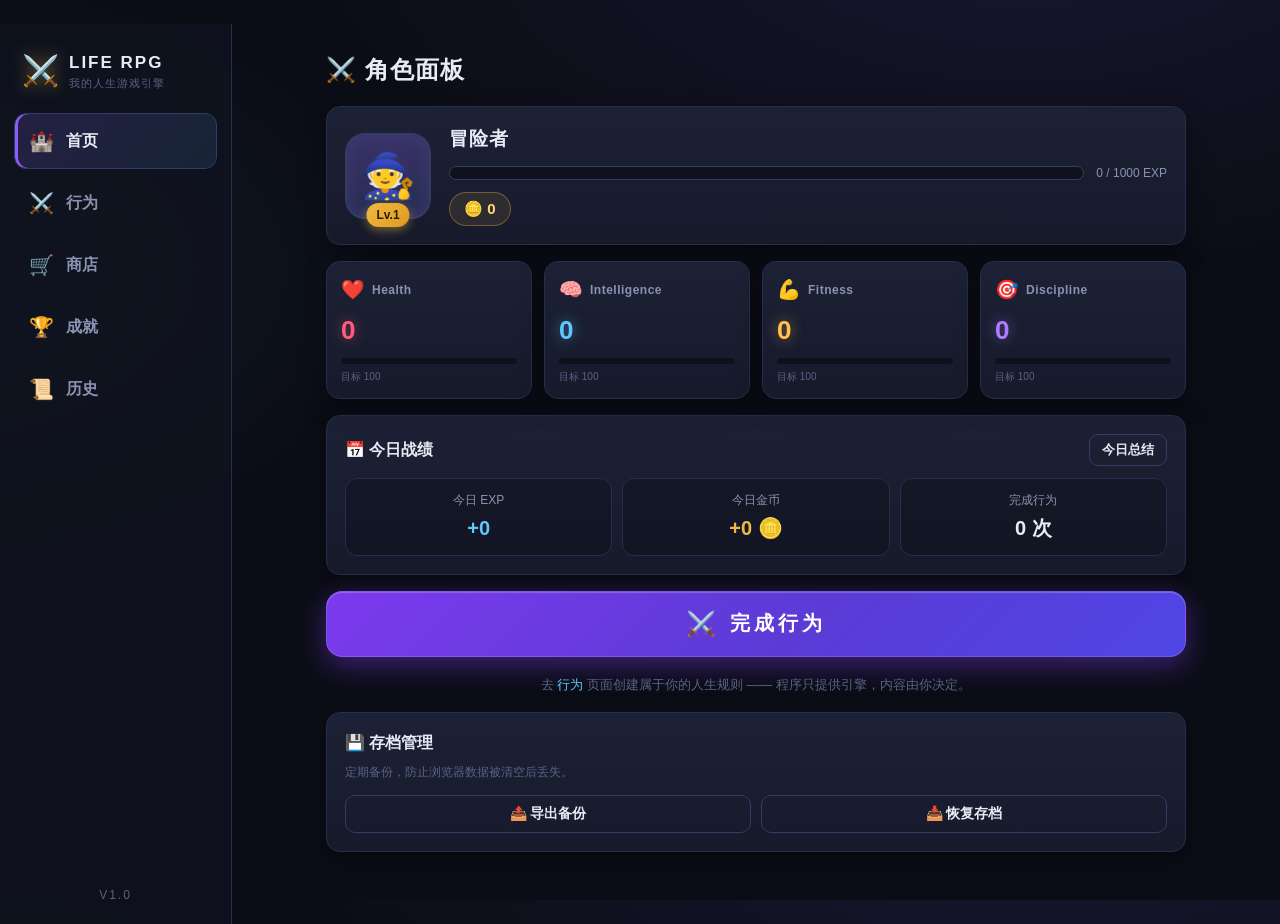
<file: index.html>
﻿﻿﻿﻿<!DOCTYPE html>
<html lang="zh-CN">
<head>
<meta charset="UTF-8">
<meta name="viewport" content="width=device-width, initial-scale=1.0, viewport-fit=cover">
<meta name="theme-color" content="#0f0f1e">
<title>LIFE RPG</title>
<link rel="icon" href="icon.svg">
<link rel="apple-touch-icon" href="icon.svg">
<link rel="manifest" href="manifest.json">
<link rel="stylesheet" href="css/style.css?v=20260928b">
</head>
<body>
<div id="app">
  <!-- 桌面侧边导航 -->
  <aside id="sidebar">
    <div class="brand">
      <span class="brand-icon">⚔️</span>
      <div class="brand-text">
        <span class="brand-name">LIFE RPG</span>
        <span class="brand-sub">我的人生游戏引擎</span>
      </div>
    </div>
    <nav id="side-nav"></nav>
    <div class="side-footer">V1.0</div>
  </aside>

  <!-- 主内容 -->
  <main id="main">
    <div id="page-view"></div>
  </main>

  <!-- 手机底部导航 -->
  <nav id="bottom-nav"></nav>
</div>

<!-- 弹窗 / 提示 / 全屏特效 根节点 -->
<div id="modal-root"></div>
<div id="toast-root"></div>
<div id="overlay-root"></div>

<!-- 经典脚本按依赖顺序加载（支持 file:// 直接打开） -->
<script src="js/config.js?v=20260928b"></script>
<script src="js/storage.js?v=20260928b"></script>
<script src="js/logic.js?v=20260928b"></script>
<script src="js/ui.js?v=20260928b"></script>
<script src="js/cutscene.js?v=20260928b"></script>
<script src="js/pages/home.js?v=20260928b"></script>
<script src="js/pages/behavior.js?v=20260928b"></script>
<script src="js/pages/shop.js?v=20260928b"></script>
<script src="js/pages/awards.js?v=20260928b"></script>
<script src="js/pages/history.js?v=20260928b"></script>
<script src="js/app.js?v=20260928b"></script>
<script>
if ('serviceWorker' in navigator) {
  navigator.serviceWorker.register('sw.js').catch(() => {});
}
</script>
</body>
</html>
</file>
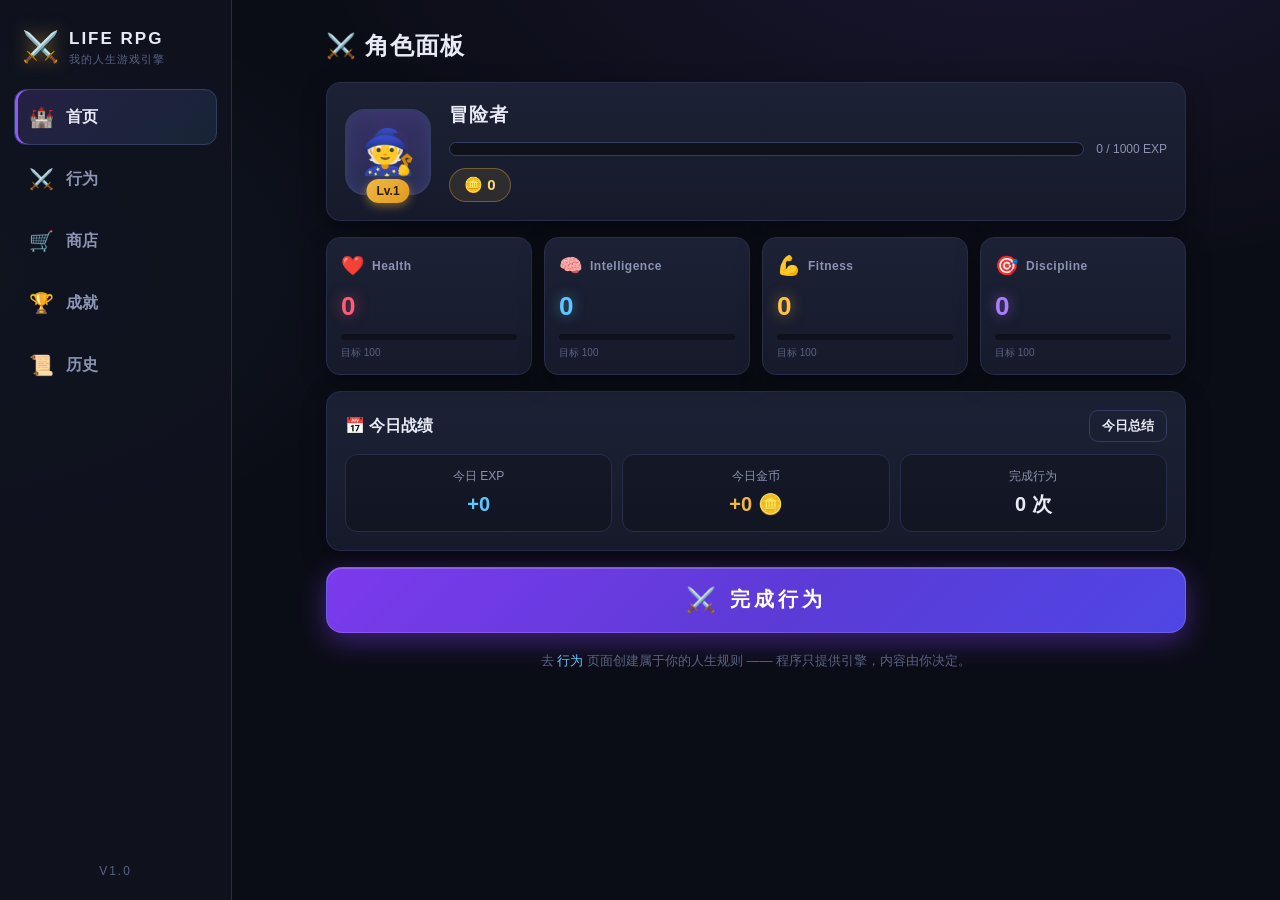
<file: index-single.html>
﻿<!DOCTYPE html>
<html lang="zh-CN">
<head>
<meta charset="UTF-8">
<meta name="viewport" content="width=device-width, initial-scale=1.0, viewport-fit=cover">
<title>LIFE RPG</title>
<link rel="icon" href="data:image/svg+xml,<svg xmlns='http://www.w3.org/2000/svg' viewBox='0 0 100 100'><text y='.9em' font-size='90'>⚔️</text></svg>">
<style>
/* ============================================================
 * LIFE RPG - 样式：现代 RPG HUD + 简洁 Web App
 * ============================================================ */

:root {
  --bg: #0b0d16;
  --bg-2: #10131f;
  --card: #161a2b;
  --card-2: #1c2135;
  --border: #272d4a;
  --border-light: #343c63;
  --text: #e8ebf5;
  --text-dim: #8a93b2;
  --text-faint: #5a6284;
  --gold: #f0b840;
  --gold-2: #ffd977;
  --purple: #8b5cf6;
  --cyan: #5cc8ff;
  --green: #4ade80;
  --red: #ff5c7a;
  --exp-grad: linear-gradient(90deg, #5cc8ff, #8b5cf6);
  --shadow: 0 8px 24px rgba(0, 0, 0, .35);
  --radius: 14px;
}

* { margin: 0; padding: 0; box-sizing: border-box; }

html, body { height: 100%; }

body {
  font-family: -apple-system, BlinkMacSystemFont, "Segoe UI", "PingFang SC", "Microsoft YaHei", sans-serif;
  background:
    radial-gradient(1200px 600px at 80% -10%, rgba(139, 92, 246, .12), transparent 60%),
    radial-gradient(900px 500px at -10% 30%, rgba(92, 200, 255, .08), transparent 60%),
    var(--bg);
  color: var(--text);
  line-height: 1.5;
  -webkit-tap-highlight-color: transparent;
}

a { color: var(--cyan); text-decoration: none; }

/* ================= 布局 ================= */

#app { display: flex; min-height: 100vh; }

#sidebar {
  width: 232px;
  flex-shrink: 0;
  position: sticky;
  top: 0;
  height: 100vh;
  display: flex;
  flex-direction: column;
  background: rgba(16, 19, 31, .85);
  border-right: 1px solid var(--border);
  padding: 20px 14px;
  z-index: 10;
}

.brand { display: flex; align-items: center; gap: 10px; padding: 4px 8px 20px; }
.brand-icon { font-size: 30px; filter: drop-shadow(0 0 8px rgba(240, 184, 64, .5)); }
.brand-name { display: block; font-weight: 800; letter-spacing: 2px; font-size: 17px; }
.brand-sub { display: block; font-size: 11px; color: var(--text-faint); letter-spacing: 1px; }

#side-nav { display: flex; flex-direction: column; gap: 6px; flex: 1; }

.nav-item {
  display: flex; align-items: center; gap: 12px;
  padding: 12px 14px;
  border-radius: 12px;
  color: var(--text-dim);
  font-weight: 600;
  transition: all .18s ease;
  border: 1px solid transparent;
}
.nav-item:hover { background: var(--card); color: var(--text); }
.nav-item.active {
  background: linear-gradient(135deg, rgba(139, 92, 246, .18), rgba(92, 200, 255, .10));
  border-color: var(--border-light);
  color: var(--text);
  box-shadow: inset 3px 0 0 var(--purple);
}
.nav-icon { font-size: 20px; }

.side-footer { text-align: center; color: var(--text-faint); font-size: 12px; letter-spacing: 2px; }

#main { flex: 1; min-width: 0; padding: 28px 32px 60px; }
#page-view { max-width: 860px; margin: 0 auto; }

#bottom-nav { display: none; }

/* ================= 通用组件 ================= */

.card {
  background: linear-gradient(180deg, var(--card-2), var(--card));
  border: 1px solid var(--border);
  border-radius: var(--radius);
  padding: 18px;
  box-shadow: var(--shadow);
}

.page-head {
  display: flex; align-items: center; justify-content: space-between;
  gap: 12px; flex-wrap: wrap; margin-bottom: 18px;
}
.page-head h1 { font-size: 24px; letter-spacing: 1px; }
.head-actions { display: flex; align-items: center; gap: 10px; flex-wrap: wrap; }

/* 按钮 */
.btn {
  border: 1px solid var(--border-light);
  background: var(--card-2);
  color: var(--text);
  font-weight: 700;
  border-radius: 10px;
  padding: 9px 16px;
  font-size: 14px;
  cursor: pointer;
  transition: transform .12s ease, box-shadow .12s ease, filter .12s ease;
  user-select: none;
}
.btn:hover { filter: brightness(1.15); }
.btn:active { transform: scale(.96); }
.btn-sm { padding: 6px 12px; font-size: 13px; border-radius: 9px; }
.btn-primary {
  background: linear-gradient(135deg, var(--purple), #6d4de0);
  border-color: transparent;
  box-shadow: 0 4px 14px rgba(139, 92, 246, .35);
}
.btn-gold {
  background: linear-gradient(135deg, var(--gold), #e09a20);
  border-color: transparent;
  color: #2b1d00;
  box-shadow: 0 4px 14px rgba(240, 184, 64, .3);
}
.btn-danger { background: linear-gradient(135deg, #e0446a, #c22d54); border-color: transparent; }
.btn-ghost { background: transparent; }
.btn-disabled { opacity: .45; cursor: not-allowed; }
.btn-disabled:active { transform: none; }

/* 大号主行动按钮 */
.btn-primary-big {
  width: 100%;
  margin-top: 16px;
  padding: 18px;
  font-size: 20px;
  font-weight: 800;
  letter-spacing: 4px;
  color: #fff;
  background: linear-gradient(135deg, #7c3aed, #5b3bd6 55%, #4f46e5);
  border: 1px solid rgba(255, 255, 255, .14);
  border-radius: 16px;
  cursor: pointer;
  display: flex; align-items: center; justify-content: center; gap: 10px;
  box-shadow: 0 8px 28px rgba(124, 58, 237, .45), inset 0 1px 0 rgba(255, 255, 255, .2);
  transition: transform .12s ease, box-shadow .2s ease;
  animation: pulse-glow 2.6s ease-in-out infinite;
}
.btn-primary-big:active { transform: scale(.97); }
.big-icon { font-size: 24px; }

@keyframes pulse-glow {
  0%, 100% { box-shadow: 0 8px 28px rgba(124, 58, 237, .4), inset 0 1px 0 rgba(255, 255, 255, .2); }
  50% { box-shadow: 0 8px 38px rgba(124, 58, 237, .65), inset 0 1px 0 rgba(255, 255, 255, .2); }
}

/* chips / tabs */
.chip-row { display: flex; gap: 8px; flex-wrap: wrap; margin-bottom: 16px; }
.chip-row-scroll { overflow-x: auto; flex-wrap: nowrap; padding-bottom: 4px; }
.chip {
  border: 1px solid var(--border);
  background: var(--card);
  color: var(--text-dim);
  border-radius: 999px;
  padding: 7px 14px;
  font-size: 13px;
  font-weight: 600;
  cursor: pointer;
  white-space: nowrap;
  transition: all .15s ease;
}
.chip.active { border-color: var(--purple); color: var(--text); background: rgba(139, 92, 246, .18); }

.tab-row { display: flex; gap: 8px; margin-bottom: 16px; }
.tab {
  flex: 1;
  border: 1px solid var(--border);
  background: var(--card);
  color: var(--text-dim);
  padding: 11px;
  border-radius: 12px;
  font-size: 15px;
  font-weight: 700;
  cursor: pointer;
  transition: all .15s ease;
}
.tab.active { color: var(--text); border-color: var(--purple); background: rgba(139, 92, 246, .15); }
.tab-count { font-size: 12px; color: var(--gold); margin-left: 4px; }

/* 徽章 */
.badge {
  display: inline-block;
  font-size: 12px;
  font-weight: 700;
  padding: 3px 9px;
  border-radius: 999px;
  margin: 2px 4px 2px 0;
  background: var(--card-2);
  border: 1px solid var(--border-light);
}
.badge-exp { color: var(--cyan); border-color: rgba(92, 200, 255, .4); }
.badge-coin { color: var(--gold); border-color: rgba(240, 184, 64, .4); }
.badge-attr { color: var(--attr-color, var(--text)); border-color: var(--attr-color, var(--border-light)); }

/* 空状态 */
.empty-state { text-align: center; padding: 44px 20px; color: var(--text-dim); }
.empty-icon { font-size: 44px; margin-bottom: 10px; opacity: .8; }
.empty-text { font-size: 14px; }

/* ================= 首页 ================= */

.player-card { margin-bottom: 16px; }
.player-top { display: flex; gap: 18px; align-items: center; }

.avatar {
  position: relative;
  width: 86px; height: 86px;
  flex-shrink: 0;
  display: flex; align-items: center; justify-content: center;
  background: radial-gradient(circle at 50% 35%, rgba(139, 92, 246, .3), rgba(92, 200, 255, .1));
  border: 2px solid var(--border-light);
  border-radius: 20px;
  box-shadow: inset 0 0 20px rgba(139, 92, 246, .25);
}
.avatar-emoji { font-size: 44px; }
.level-badge {
  position: absolute; bottom: -10px; left: 50%; transform: translateX(-50%);
  background: linear-gradient(135deg, var(--gold), #e09a20);
  color: #2b1d00;
  font-size: 12px; font-weight: 800;
  padding: 3px 10px;
  border-radius: 999px;
  box-shadow: 0 3px 10px rgba(240, 184, 64, .45);
  white-space: nowrap;
}

.player-info { flex: 1; min-width: 0; }
.player-name-row { display: flex; align-items: center; gap: 10px; flex-wrap: wrap; margin-bottom: 10px; }
.player-name { font-size: 19px; font-weight: 800; letter-spacing: 1px; }
.title-chip {
  font-size: 12px; font-weight: 700;
  color: var(--gold-2);
  background: rgba(240, 184, 64, .12);
  border: 1px solid rgba(240, 184, 64, .4);
  padding: 3px 10px; border-radius: 999px;
}

.exp-row { display: flex; align-items: center; gap: 12px; margin-bottom: 10px; }
.exp-bar {
  flex: 1; height: 14px;
  background: rgba(0, 0, 0, .4);
  border: 1px solid var(--border-light);
  border-radius: 999px;
  overflow: hidden;
}
.exp-fill {
  height: 100%;
  background: var(--exp-grad);
  border-radius: 999px;
  box-shadow: 0 0 12px rgba(92, 200, 255, .6);
  transition: width .5s cubic-bezier(.22, 1, .36, 1);
}
.exp-text { font-size: 12px; color: var(--text-dim); white-space: nowrap; font-variant-numeric: tabular-nums; }
.coin-row { display: flex; }
.coin-chip {
  font-weight: 800; font-size: 15px;
  color: var(--gold-2);
  background: rgba(240, 184, 64, .1);
  border: 1px solid rgba(240, 184, 64, .35);
  padding: 5px 14px; border-radius: 999px;
}
.coin-chip-lg { font-size: 17px; }

/* 属性卡片 */
.attr-grid { display: grid; grid-template-columns: repeat(4, 1fr); gap: 12px; margin-bottom: 16px; }
.attr-card { --attr-color: var(--cyan); padding: 14px; }
.attr-head { display: flex; align-items: center; gap: 7px; margin-bottom: 6px; }
.attr-icon { font-size: 19px; }
.attr-name { font-size: 12px; font-weight: 700; color: var(--text-dim); letter-spacing: .5px; }
.attr-value { font-size: 26px; font-weight: 800; color: var(--attr-color); font-variant-numeric: tabular-nums; text-shadow: 0 0 14px color-mix(in srgb, var(--attr-color) 55%, transparent); }
.attr-bar { height: 6px; background: rgba(0, 0, 0, .4); border-radius: 999px; overflow: hidden; margin-top: 8px; }
.attr-fill { height: 100%; background: var(--attr-color); border-radius: 999px; transition: width .5s ease; box-shadow: 0 0 8px var(--attr-color); }
.attr-milestone { font-size: 10px; color: var(--text-faint); margin-top: 5px; }

/* 今日概况 */
.today-card { margin-bottom: 4px; }
.today-head { display: flex; align-items: center; justify-content: space-between; margin-bottom: 12px; }
.today-head h2 { font-size: 16px; }
.today-grid { display: grid; grid-template-columns: repeat(3, 1fr); gap: 10px; }
.today-item { background: rgba(0, 0, 0, .22); border: 1px solid var(--border); border-radius: 12px; padding: 12px; text-align: center; }
.ti-label { display: block; font-size: 12px; color: var(--text-dim); margin-bottom: 4px; }
.ti-value { font-size: 20px; font-weight: 800; font-variant-numeric: tabular-nums; }
.ti-exp { color: var(--cyan); }
.ti-coin { color: var(--gold); }

.home-hint { margin-top: 18px; text-align: center; font-size: 13px; color: var(--text-faint); }

/* ================= 行为页 ================= */

.behavior-list { display: flex; flex-direction: column; gap: 12px; }
.behavior-card { display: flex; align-items: center; justify-content: space-between; gap: 14px; flex-wrap: wrap; }
.bc-main { display: flex; gap: 14px; align-items: center; flex: 1; min-width: 240px; }
.bc-icon {
  width: 52px; height: 52px; flex-shrink: 0;
  display: flex; align-items: center; justify-content: center;
  font-size: 27px;
  background: rgba(0, 0, 0, .28);
  border: 1px solid var(--border-light);
  border-radius: 13px;
}
.bc-info { min-width: 0; }
.bc-name-row { display: flex; align-items: center; gap: 8px; flex-wrap: wrap; }
.bc-name { font-weight: 800; font-size: 16px; }
.cat-tag {
  font-size: 11px; font-weight: 700;
  color: var(--cat-color, var(--text-dim));
  background: rgba(255, 255, 255, .05);
  border: 1px solid var(--border);
  padding: 2px 9px; border-radius: 999px;
}
.bc-desc { font-size: 12px; color: var(--text-dim); margin-top: 2px; }
.bc-rewards { font-size: 12.5px; margin-top: 6px; color: var(--text); }
.bc-rule { color: var(--gold); font-weight: 700; margin-right: 6px; }
.bc-actions { display: flex; gap: 8px; }

/* ================= 商店 ================= */

.shop-grid { display: grid; grid-template-columns: repeat(auto-fill, minmax(240px, 1fr)); gap: 12px; margin-bottom: 20px; }
.shop-card { display: flex; flex-direction: column; justify-content: space-between; gap: 12px; }
.shop-item-top { display: flex; gap: 12px; align-items: flex-start; }
.shop-item-icon {
  width: 48px; height: 48px; flex-shrink: 0;
  display: flex; align-items: center; justify-content: center;
  font-size: 25px;
  background: rgba(0, 0, 0, .28);
  border: 1px solid var(--border-light);
  border-radius: 12px;
}
.shop-item-name { font-weight: 800; }
.shop-item-desc { font-size: 12px; color: var(--text-dim); margin-top: 2px; }
.shop-item-bottom { display: flex; align-items: center; justify-content: space-between; gap: 8px; flex-wrap: wrap; }
.shop-price { font-weight: 800; color: var(--gold); font-size: 16px; }
.shop-item-actions { display: flex; gap: 6px; }

.purchase-card h2 { font-size: 16px; margin-bottom: 12px; }
.purchase-list { display: flex; flex-direction: column; gap: 8px; }
.purchase-row {
  display: flex; align-items: center; gap: 12px;
  background: rgba(0, 0, 0, .2);
  border: 1px solid var(--border);
  border-radius: 10px;
  padding: 10px 12px;
}
.purchase-icon { font-size: 20px; }
.purchase-info { flex: 1; display: flex; flex-direction: column; }
.purchase-name { font-weight: 700; font-size: 14px; }
.purchase-time { font-size: 11.5px; color: var(--text-faint); }
.purchase-price { color: var(--red); font-weight: 800; white-space: nowrap; }

/* ================= 成就 & 称号 ================= */

.award-list { display: flex; flex-direction: column; gap: 12px; }
.award-card { display: flex; align-items: center; justify-content: space-between; gap: 12px; flex-wrap: wrap; }
.award-card.unlocked { border-color: rgba(240, 184, 64, .45); }
.award-card.equipped { border-color: var(--gold); box-shadow: 0 0 18px rgba(240, 184, 64, .18), var(--shadow); }
.award-main { display: flex; gap: 14px; align-items: center; flex: 1; min-width: 230px; }
.award-icon {
  width: 52px; height: 52px; flex-shrink: 0;
  display: flex; align-items: center; justify-content: center;
  font-size: 26px;
  border-radius: 13px;
  background: rgba(0, 0, 0, .28);
  border: 1px solid var(--border-light);
}
.award-icon.glow { box-shadow: 0 0 16px rgba(240, 184, 64, .35); border-color: rgba(240, 184, 64, .5); }
.award-icon.gray { filter: grayscale(1); opacity: .45; }
.award-info { flex: 1; min-width: 0; }
.award-name { font-weight: 800; display: flex; align-items: center; gap: 8px; flex-wrap: wrap; }
.unlock-tag { font-size: 11px; color: var(--green); border: 1px solid rgba(74, 222, 128, .45); padding: 1px 8px; border-radius: 999px; }
.lock-tag { font-size: 11px; color: var(--text-faint); border: 1px solid var(--border); padding: 1px 8px; border-radius: 999px; }
.equip-tag { font-size: 11px; color: #2b1d00; background: linear-gradient(135deg, var(--gold), #e09a20); padding: 2px 9px; border-radius: 999px; font-weight: 800; }
.award-desc { font-size: 12px; color: var(--text-dim); margin-top: 2px; }
.award-cond { font-size: 12px; color: var(--cyan); margin-top: 4px; }
.award-progress { display: flex; align-items: center; gap: 10px; margin-top: 8px; }
.award-bar { flex: 1; max-width: 220px; height: 6px; background: rgba(0, 0, 0, .4); border-radius: 999px; overflow: hidden; }
.award-fill { height: 100%; background: linear-gradient(90deg, var(--gold), var(--gold-2)); border-radius: 999px; transition: width .4s ease; }
.award-nums { font-size: 11.5px; color: var(--text-dim); white-space: nowrap; font-variant-numeric: tabular-nums; }
.award-date { font-size: 11px; color: var(--text-faint); margin-top: 4px; }
.award-actions { display: flex; gap: 6px; }
.cond-row { display: flex; gap: 8px; flex-wrap: wrap; }
.cond-row .input { flex: 1; min-width: 120px; }
.cond-desc { font-size: 12px; color: var(--text-faint); margin-top: 6px; }

/* ================= 历史 ================= */

.daily-card { margin-bottom: 16px; }
.daily-head { display: flex; align-items: center; justify-content: space-between; margin-bottom: 12px; }
.daily-head h2 { font-size: 16px; }
.daily-date { font-size: 12px; color: var(--text-faint); font-weight: 400; margin-left: 6px; }
.daily-grid { display: grid; grid-template-columns: repeat(auto-fill, minmax(120px, 1fr)); gap: 10px; }
.daily-item { background: rgba(0, 0, 0, .22); border: 1px solid var(--border); border-radius: 12px; padding: 10px; text-align: center; }
.di-label { display: block; font-size: 11.5px; color: var(--text-dim); margin-bottom: 3px; }
.di-value { font-size: 17px; font-weight: 800; font-variant-numeric: tabular-nums; }
.di-exp { color: var(--cyan); }
.di-coin { color: var(--gold); }

.history-list { display: flex; flex-direction: column; gap: 10px; }
.history-card { padding: 14px 16px; }
.hc-main { display: flex; gap: 12px; align-items: center; }
.hc-icon {
  width: 42px; height: 42px; flex-shrink: 0;
  display: flex; align-items: center; justify-content: center;
  font-size: 21px;
  background: rgba(0, 0, 0, .28);
  border: 1px solid var(--border);
  border-radius: 11px;
}
.hc-name-row { display: flex; align-items: baseline; gap: 8px; flex-wrap: wrap; }
.hc-name { font-weight: 800; }
.hc-qty { font-size: 12.5px; color: var(--text-dim); }
.hc-time { font-size: 11.5px; color: var(--text-faint); margin-top: 1px; }
.hc-gains { margin-top: 6px; }

/* ================= 弹窗 ================= */

.modal-mask {
  position: fixed; inset: 0;
  background: rgba(5, 6, 12, .7);
  backdrop-filter: blur(4px);
  display: flex; align-items: center; justify-content: center;
  padding: 18px;
  z-index: 100;
  opacity: 0;
  transition: opacity .2s ease;
  overflow-y: auto;
}
.modal-mask.show { opacity: 1; }

.modal {
  width: 100%; max-width: 460px;
  background: linear-gradient(180deg, var(--card-2), var(--card));
  border: 1px solid var(--border-light);
  border-radius: 18px;
  box-shadow: 0 20px 60px rgba(0, 0, 0, .55);
  transform: translateY(14px) scale(.97);
  transition: transform .2s ease;
  max-height: calc(100vh - 36px);
  display: flex; flex-direction: column;
  margin: auto;
}
.modal-mask.show .modal { transform: translateY(0) scale(1); }
.modal-wide { max-width: 620px; }

.modal-head {
  display: flex; align-items: center; justify-content: space-between;
  padding: 16px 20px 12px;
  border-bottom: 1px solid var(--border);
}
.modal-title { font-size: 17px; font-weight: 800; letter-spacing: .5px; }
.modal-close {
  background: none; border: none; color: var(--text-dim);
  font-size: 16px; cursor: pointer; padding: 4px 8px; border-radius: 8px;
}
.modal-close:hover { background: var(--card); color: var(--text); }
.modal-body { padding: 18px 20px; overflow-y: auto; }
.modal-foot { display: flex; gap: 10px; justify-content: flex-end; padding: 14px 20px; border-top: 1px solid var(--border); }
.modal-foot .btn { min-width: 96px; }
.confirm-msg { font-size: 14.5px; }
.confirm-msg small { color: var(--text-dim); }

/* 表单 */
.form-grid { display: grid; grid-template-columns: 1fr 1fr; gap: 13px; }
.field { display: flex; flex-direction: column; gap: 6px; min-width: 0; }
.field-full { grid-column: 1 / -1; }
.field-label { font-size: 12.5px; color: var(--text-dim); font-weight: 700; }
.input {
  width: 100%;
  background: rgba(0, 0, 0, .3);
  border: 1px solid var(--border-light);
  color: var(--text);
  border-radius: 10px;
  padding: 10px 12px;
  font-size: 14px;
  font-family: inherit;
  outline: none;
  transition: border-color .15s ease, box-shadow .15s ease;
}
.input:focus { border-color: var(--purple); box-shadow: 0 0 0 3px rgba(139, 92, 246, .18); }
select.input { appearance: auto; }
.input::placeholder { color: var(--text-faint); }

.radio-cards { display: grid; grid-template-columns: repeat(3, 1fr); gap: 8px; }
.radio-card {
  display: flex; flex-direction: column; gap: 3px;
  background: rgba(0, 0, 0, .25);
  border: 1px solid var(--border);
  border-radius: 12px;
  padding: 10px 12px;
  cursor: pointer;
  transition: all .15s ease;
}
.radio-card.active { border-color: var(--purple); background: rgba(139, 92, 246, .13); }
.radio-card input { display: none; }
.rc-name { font-size: 13.5px; font-weight: 800; }
.rc-desc { font-size: 11px; color: var(--text-faint); }

.reward-grid { display: grid; grid-template-columns: repeat(3, 1fr); gap: 10px; }

.icon-picker-wrap { display: flex; flex-direction: column; gap: 6px; }
.icon-grid { display: grid; grid-template-columns: repeat(auto-fill, minmax(38px, 1fr)); gap: 5px; max-height: 118px; overflow-y: auto; }
.icon-cell {
  background: rgba(0, 0, 0, .25);
  border: 1px solid var(--border);
  border-radius: 9px;
  font-size: 19px;
  padding: 6px 0;
  cursor: pointer;
  transition: all .12s ease;
}
.icon-cell:hover { background: var(--card-2); }
.icon-cell.active { border-color: var(--gold); background: rgba(240, 184, 64, .14); }

/* 完成行为弹窗 */
.cb-info { display: flex; gap: 12px; align-items: center; background: rgba(0, 0, 0, .22); border: 1px solid var(--border); border-radius: 12px; padding: 12px; margin-bottom: 14px; }
.cb-icon { font-size: 30px; }
.cb-name { font-weight: 800; font-size: 16px; }
.cb-rule { font-size: 12px; color: var(--text-dim); margin-top: 2px; }
.qty-row { display: flex; gap: 8px; align-items: stretch; }
.qty-btn {
  width: 46px; flex-shrink: 0;
  background: var(--card-2); border: 1px solid var(--border-light);
  color: var(--text); font-size: 19px; font-weight: 800;
  border-radius: 10px; cursor: pointer;
}
.qty-btn:active { transform: scale(.94); }
.qty-input { text-align: center; font-size: 19px; font-weight: 800; }
.preview-box { background: rgba(92, 200, 255, .06); border: 1px dashed var(--border-light); border-radius: 12px; padding: 12px; margin-top: 14px; }
.preview-title { font-size: 12px; color: var(--text-dim); font-weight: 700; margin-bottom: 6px; }
.preview-gains { font-size: 15px; font-weight: 800; }

.rw { display: inline-block; margin-right: 12px; }
.rw-exp { color: var(--cyan); text-shadow: 0 0 12px rgba(92, 200, 255, .5); }
.rw-coin { color: var(--gold); }
.rw-attr { color: var(--rw-color, var(--text)); }

/* 行为选择器 */
.picker-grid { display: grid; grid-template-columns: repeat(auto-fill, minmax(100px, 1fr)); gap: 9px; }
.picker-item {
  display: flex; flex-direction: column; align-items: center; gap: 4px;
  background: rgba(0, 0, 0, .22);
  border: 1px solid var(--border);
  border-radius: 13px;
  padding: 14px 6px;
  cursor: pointer;
  color: var(--text);
  transition: all .15s ease;
}
.picker-item:hover { border-color: var(--purple); background: rgba(139, 92, 246, .12); transform: translateY(-2px); }
.picker-icon { font-size: 27px; }
.picker-name { font-size: 13px; font-weight: 700; }
.picker-cat { font-size: 10.5px; color: var(--text-faint); }

/* 分类管理 */
.cat-form { display: flex; gap: 8px; margin-bottom: 14px; flex-wrap: wrap; }
.cat-form .input { flex: 1; min-width: 90px; }
.cat-form .input:first-of-type { flex: 0 0 72px; text-align: center; }
.cat-list { display: flex; flex-direction: column; gap: 8px; }
.cat-row {
  display: flex; align-items: center; gap: 10px;
  background: rgba(0, 0, 0, .2);
  border: 1px solid var(--border);
  border-radius: 10px;
  padding: 9px 12px;
}
.cat-row-icon { font-size: 18px; }
.cat-row-name { flex: 1; font-weight: 700; }

/* 今日总结弹窗 */
.summary-date { text-align: center; color: var(--text-dim); font-size: 13px; margin-bottom: 14px; }
.summary-rows { display: flex; flex-direction: column; gap: 8px; }
.summary-row {
  display: flex; align-items: center; justify-content: space-between;
  background: rgba(0, 0, 0, .2);
  border: 1px solid var(--border);
  border-radius: 11px;
  padding: 11px 15px;
  font-size: 14px;
}
.summary-row.big { font-size: 16px; font-weight: 800; }
.sv { font-weight: 800; font-variant-numeric: tabular-nums; }
.sv-exp { color: var(--cyan); }
.sv-coin { color: var(--gold); }
.summary-hint { text-align: center; color: var(--text-faint); font-size: 13px; margin-top: 12px; }

/* ================= Toast ================= */

#toast-root {
  position: fixed;
  top: 18px; left: 50%;
  transform: translateX(-50%);
  display: flex; flex-direction: column; align-items: center; gap: 8px;
  z-index: 200;
  pointer-events: none;
  width: max-content; max-width: 92vw;
}
.toast {
  background: linear-gradient(180deg, #222845, #1a1f33);
  border: 1px solid var(--border-light);
  color: var(--text);
  border-radius: 12px;
  padding: 11px 18px;
  font-size: 14.5px;
  font-weight: 700;
  box-shadow: 0 10px 30px rgba(0, 0, 0, .5);
  opacity: 0;
  transform: translateY(-12px);
  transition: all .3s cubic-bezier(.22, 1, .36, 1);
  max-width: 100%;
  text-align: center;
}
.toast.show { opacity: 1; transform: translateY(0); }
.toast.hide { opacity: 0; transform: translateY(-10px); }
.toast-success { border-color: rgba(74, 222, 128, .5); }
.toast-error { border-color: rgba(255, 92, 122, .6); }
.toast-reward { border-color: rgba(240, 184, 64, .55); font-size: 16px; }
.toast-unlock { border-color: rgba(240, 184, 64, .7); background: linear-gradient(180deg, #3a3020, #241f14); color: var(--gold-2); }

/* ================= LEVEL UP 全屏特效 ================= */

.levelup-overlay {
  position: fixed; inset: 0;
  background: rgba(5, 6, 12, .82);
  backdrop-filter: blur(3px);
  display: flex; align-items: center; justify-content: center;
  z-index: 300;
  animation: lvl-in .35s cubic-bezier(.22, 1, .36, 1);
}
.levelup-overlay.fadeout { animation: lvl-out .6s ease forwards; }
.levelup-box { text-align: center; position: relative; }
.levelup-rays {
  position: absolute; top: 50%; left: 50%;
  width: 340px; height: 340px;
  transform: translate(-50%, -50%);
  background: radial-gradient(circle, rgba(240, 184, 64, .28) 0%, transparent 62%);
  border-radius: 50%;
  animation: rays 2.2s ease-in-out infinite;
}
.levelup-title {
  font-size: 58px;
  font-weight: 900;
  letter-spacing: 8px;
  background: linear-gradient(180deg, var(--gold-2), var(--gold), #d18f13);
  -webkit-background-clip: text;
  background-clip: text;
  -webkit-text-fill-color: transparent;
  filter: drop-shadow(0 0 22px rgba(240, 184, 64, .55));
  animation: lvl-pop .5s cubic-bezier(.34, 1.56, .64, 1);
}
.levelup-sub {
  margin-top: 10px;
  font-size: 26px;
  font-weight: 800;
  color: var(--text);
  text-shadow: 0 0 18px rgba(92, 200, 255, .6);
  animation: lvl-pop .5s .12s cubic-bezier(.34, 1.56, .64, 1) backwards;
}

@keyframes lvl-in { from { opacity: 0; } to { opacity: 1; } }
@keyframes lvl-out { to { opacity: 0; } }
@keyframes lvl-pop { from { transform: scale(.4); opacity: 0; } to { transform: scale(1); opacity: 1; } }
@keyframes rays {
  0%, 100% { transform: translate(-50%, -50%) scale(1); opacity: .9; }
  50% { transform: translate(-50%, -50%) scale(1.25); opacity: .5; }
}

/* ================= 入场动画 ================= */

.anim-in > * { animation: card-in .4s cubic-bezier(.22, 1, .36, 1) backwards; }
.anim-in > *:nth-child(1) { animation-delay: .02s; }
.anim-in > *:nth-child(2) { animation-delay: .07s; }
.anim-in > *:nth-child(3) { animation-delay: .12s; }
.anim-in > *:nth-child(4) { animation-delay: .17s; }
.anim-in > *:nth-child(5) { animation-delay: .22s; }
@keyframes card-in {
  from { opacity: 0; transform: translateY(14px); }
  to { opacity: 1; transform: translateY(0); }
}

/* ================= 响应式：手机 ================= */

@media (max-width: 768px) {
  #sidebar { display: none; }

  #app { flex-direction: column; }
  #main { padding: 18px 14px calc(76px + env(safe-area-inset-bottom)); }

  #bottom-nav {
    display: flex;
    position: fixed;
    bottom: 0; left: 0; right: 0;
    background: rgba(14, 17, 28, .96);
    backdrop-filter: blur(10px);
    border-top: 1px solid var(--border);
    padding: 6px 4px calc(6px + env(safe-area-inset-bottom));
    z-index: 50;
  }
  #bottom-nav .nav-item {
    flex: 1;
    flex-direction: column;
    gap: 2px;
    padding: 6px 0;
    border-radius: 10px;
    text-align: center;
  }
  #bottom-nav .nav-icon { font-size: 21px; }
  #bottom-nav .nav-label { font-size: 11px; }
  #bottom-nav .nav-item.active { box-shadow: none; background: rgba(139, 92, 246, .15); }

  .attr-grid { grid-template-columns: repeat(2, 1fr); }
  .today-grid { grid-template-columns: repeat(3, 1fr); }
  .form-grid { grid-template-columns: 1fr; }
  .radio-cards { grid-template-columns: 1fr; }
  .reward-grid { grid-template-columns: repeat(2, 1fr); }
  .page-head h1 { font-size: 21px; }
  .btn-primary-big { letter-spacing: 3px; }
  .levelup-title { font-size: 44px; }
}

@media (max-width: 400px) {
  .today-grid { grid-template-columns: repeat(2, 1fr); }
}

/* 滚动条 */
::-webkit-scrollbar { width: 9px; height: 9px; }
::-webkit-scrollbar-track { background: transparent; }
::-webkit-scrollbar-thumb { background: var(--border-light); border-radius: 999px; }
::-webkit-scrollbar-thumb:hover { background: var(--text-faint); }

</style>
</head>
<body>
<div id="app">
  <!-- 桌面侧边导航 -->
  <aside id="sidebar">
    <div class="brand">
      <span class="brand-icon">⚔️</span>
      <div class="brand-text">
        <span class="brand-name">LIFE RPG</span>
        <span class="brand-sub">我的人生游戏引擎</span>
      </div>
    </div>
    <nav id="side-nav"></nav>
    <div class="side-footer">V1.0</div>
  </aside>

  <!-- 主内容 -->
  <main id="main">
    <div id="page-view"></div>
  </main>

  <!-- 手机底部导航 -->
  <nav id="bottom-nav"></nav>
</div>

<!-- 弹窗 / 提示 / 全屏特效 根节点 -->
<div id="modal-root"></div>
<div id="toast-root"></div>
<div id="overlay-root"></div>

<!-- 经典脚本按依赖顺序加载（支持 file:// 直接打开） -->

<script>
/* ============================================================
 * LIFE RPG - 全局配置
 * 所有"可以修改"的东西都集中在这里。
 * 页面代码不会写死任何奖励数字，全部读取这里或用户自建数据。
 * ============================================================ */

const CONFIG = {
  // localStorage 存储键
  storageKey: 'life_rpg_save_v1',

  /* ---------- 等级公式（集中管理，可自行调整成长速度） ----------
   * 每级所需 EXP = round(base * growth ^ (level - 1))
   * Lv.1→2 = 1000；Lv.2→3 = 1150；Lv.3→4 = 1323 ...
   * 想改快慢：调 base（基础值）或 growth（每级倍率 1 = 不增长）
   */
  level: {
    base: 1000,
    growth: 1.15,
    maxLevel: 999,
  },

  /* ---------- 四大属性（顺序即展示顺序） ----------
   * milestone 仅为进度条展示用的参考值，可随意修改
   */
  attributes: [
    { key: 'health',        name: 'Health',        zh: '体质', icon: '❤️', color: '#ff5c7a', milestone: 100 },
    { key: 'intelligence',  name: 'Intelligence',  zh: '智力', icon: '🧠', color: '#5cc8ff', milestone: 100 },
    { key: 'fitness',       name: 'Fitness',       zh: '体能', icon: '💪', color: '#ffc24b', milestone: 100 },
    { key: 'discipline',    name: 'Discipline',    zh: '自律', icon: '🎯', color: '#b07cff', milestone: 100 },
  ],

  /* ---------- 奖励方式 ---------- */
  rewardTypes: {
    fixed:    { name: '固定奖励', desc: '每完成一次，获得固定奖励' },
    per_unit: { name: '按数量',   desc: '按填写的数量计算，例如每 1 公里' },
    per_time: { name: '按时间',   desc: '按记录的分钟数计算，例如每 30 分钟' },
  },

  /* ---------- 成就 / 称号 可用的条件类型 ---------- */
  conditionTypes: {
    first_complete:    { name: '第一次完成',   needs: ['behaviorId'],        desc: '第一次完成某个行为' },
    total_count:       { name: '累计次数',     needs: ['behaviorId', 'value'], desc: '某行为累计完成 N 次' },
    total_quantity:    { name: '累计数量',     needs: ['behaviorId', 'value'], desc: '某行为累计完成 N 个单位' },
    total_completions: { name: '累计完成所有行为', needs: ['value'],          desc: '所有行为累计完成 N 次' },
    level:             { name: '达到等级',     needs: ['value'],             desc: '玩家等级达到 Lv.N' },
    attribute:         { name: '属性达到',     needs: ['attribute', 'value'], desc: '某项属性 ≥ N' },
    streak:            { name: '连续天数',     needs: ['behaviorId', 'value'], desc: '连续 N 天完成某行为' },
  },

  /* ---------- 创建行为/商品时的快捷图标 ---------- */
  iconPresets: [
    '📖','🏃','🌙','💪','🧠','🎯','💧','🥗','⚽','🏀','🏊','🚴',
    '✍️','💻','🎨','🎸','🎹','🧘','🛏️','🧹','📝','🗣️','🌍','🀄',
    '🧋','🎬','🎮','🍰','☕','🎁','🛒','💰','⭐','🏆','👑','🔥',
  ],

  /* ---------- 首次打开时的示例内容（全部可编辑/删除/重建，只是模板） ---------- */
  seed: {
    categories: [
      { id: 'cat_study',   name: '学习', icon: '📚' },
      { id: 'cat_sport',   name: '运动', icon: '🏃' },
      { id: 'cat_life',    name: '生活', icon: '🌙' },
      { id: 'cat_work',    name: '工作', icon: '💼' },
      { id: 'cat_hobby',   name: '兴趣', icon: '🎨' },
      { id: 'cat_other',   name: '其他', icon: '📦' },
    ],

    behaviors: [
      {
        id: 'bh_read',
        name: '阅读',
        categoryId: 'cat_study',
        icon: '📖',
        description: '读书 / 学习资料',
        unit: '分钟',
        rewardType: 'per_time',
        perTimeMinutes: 30,
        rewards: { exp: 20, coins: 5, health: 0, intelligence: 1, fitness: 0, discipline: 0 },
      },
      {
        id: 'bh_run',
        name: '跑步',
        categoryId: 'cat_sport',
        icon: '🏃',
        description: '户外跑 / 跑步机',
        unit: '公里',
        rewardType: 'per_unit',
        perTimeMinutes: 30,
        rewards: { exp: 20, coins: 5, health: 0, intelligence: 0, fitness: 1, discipline: 0 },
      },
      {
        id: 'bh_sleep',
        name: '早睡',
        categoryId: 'cat_life',
        icon: '🌙',
        description: '23:30 前睡觉',
        unit: '次',
        rewardType: 'fixed',
        perTimeMinutes: 30,
        rewards: { exp: 30, coins: 10, health: 1, intelligence: 0, fitness: 0, discipline: 2 },
      },
    ],

    shopItems: [
      { id: 'sh_milktea', name: '喝奶茶', icon: '🧋', description: '一杯快乐水', price: 50 },
      { id: 'sh_movie',   name: '看一场电影', icon: '🎬', description: '去电影院看一部想看的电影', price: 100 },
    ],

    achievements: [
      {
        id: 'ach_first',
        name: '初来乍到',
        icon: '🌟',
        description: '第一次完成任意行为',
        condition: { type: 'total_completions', behaviorId: '', attribute: '', value: 1 },
      },
      {
        id: 'ach_read10',
        name: '读书入门',
        icon: '📚',
        description: '累计完成「阅读」10 次',
        condition: { type: 'total_count', behaviorId: 'bh_read', attribute: '', value: 10 },
      },
      {
        id: 'ach_streak3',
        name: '三日之约',
        icon: '🔥',
        description: '连续 3 天完成「跑步」',
        condition: { type: 'streak', behaviorId: 'bh_run', attribute: '', value: 3 },
      },
    ],

    titles: [
      {
        id: 'ti_newbie',
        name: '初出茅庐',
        icon: '🐣',
        description: '等级达到 Lv.3',
        condition: { type: 'level', behaviorId: '', attribute: '', value: 3 },
      },
      {
        id: 'ti_learner',
        name: '终身学习者',
        icon: '🧠',
        description: 'Intelligence ≥ 50',
        condition: { type: 'attribute', behaviorId: '', attribute: 'intelligence', value: 50 },
      },
    ],
  },
};

</script>

<script>
/* ============================================================
 * LIFE RPG - 数据存储
 * 所有数据保存在浏览器 localStorage，刷新不丢失。
 * ============================================================ */

function defaultState() {
  return {
    version: 1,
    player: {
      level: 1,
      exp: 0,
      coins: 0,
      attributes: { health: 0, intelligence: 0, fitness: 0, discipline: 0 },
      titleId: null, // 当前佩戴的称号
      createdAt: Date.now(),
    },
    categories: [],
    behaviors: [],
    history: [],      // 每次完成行为都独立保存"当时实际获得的奖励"，永不重算
    achievements: [], // { id, name, icon, description, condition, unlocked, unlockedAt }
    titles: [],       // { id, name, icon, description, condition, unlocked, unlockedAt }
    shopItems: [],
    purchases: [],    // { id, itemId, itemName, icon, price, time }
    firstOpen: true,
  };
}

/** 首次打开：写入种子示例数据（仅模板，用户可全部编辑/删除） */
function buildSeededState() {
  const s = defaultState();
  s.categories = CONFIG.seed.categories.map(c => ({ ...c }));
  s.behaviors = CONFIG.seed.behaviors.map(b => ({
    ...b,
    rewards: { ...b.rewards },
  }));
  s.shopItems = CONFIG.seed.shopItems.map(i => ({ ...i }));
  s.achievements = CONFIG.seed.achievements.map(a => ({
    ...a, condition: { ...a.condition }, unlocked: false, unlockedAt: null,
  }));
  s.titles = CONFIG.seed.titles.map(t => ({
    ...t, condition: { ...t.condition }, unlocked: false, unlockedAt: null,
  }));
  return s;
}

/** 读取存档；缺失字段用默认值补齐（保证旧存档升级兼容） */
function loadState() {
  try {
    const raw = localStorage.getItem(CONFIG.storageKey);
    if (!raw) return buildSeededState();
    const saved = JSON.parse(raw);
    const def = defaultState();
    const merged = { ...def, ...saved };
    merged.player = { ...def.player, ...(saved.player || {}) };
    merged.player.attributes = { ...def.player.attributes, ...((saved.player || {}).attributes || {}) };
    // 保证数组字段一定存在
    ['categories', 'behaviors', 'history', 'achievements', 'titles', 'shopItems', 'purchases']
      .forEach(k => { if (!Array.isArray(merged[k])) merged[k] = []; });
    return merged;
  } catch (e) {
    console.error('读取存档失败，使用新存档', e);
    return buildSeededState();
  }
}

function saveState() {
  try {
    localStorage.setItem(CONFIG.storageKey, JSON.stringify(state));
  } catch (e) {
    console.error('保存失败', e);
    if (typeof UI !== 'undefined' && UI.toast) UI.toast('⚠️ 保存失败：浏览器存储不可用', 'error');
  }
}

// 全局唯一状态（storage.js 先于其他业务脚本加载）
let state = loadState();
if (state.firstOpen) {
  state.firstOpen = false;
  saveState();
}

</script>

<script>
/* ============================================================
 * LIFE RPG - 核心规则引擎
 * 奖励计算 / 等级 / 条件判断 / 派生统计。
 * 页面不写死任何数字，全部调用这里。
 * ============================================================ */

/* ---------- 通用工具 ---------- */

function uid() {
  return Date.now().toString(36) + Math.random().toString(36).slice(2, 8);
}

/** 本地日期键 YYYY-MM-DD（按用户时区，不用 UTC） */
function dateKey(d) {
  d = d || new Date();
  const m = String(d.getMonth() + 1).padStart(2, '0');
  const day = String(d.getDate()).padStart(2, '0');
  return `${d.getFullYear()}-${m}-${day}`;
}

function formatTime(ts) {
  const d = new Date(ts);
  const hm = `${String(d.getHours()).padStart(2, '0')}:${String(d.getMinutes()).padStart(2, '0')}`;
  return `${dateKey(d)} ${hm}`;
}

/** 数字展示：整数直接显示，小数最多保留 1 位 */
function fmtNum(n) {
  if (n == null || isNaN(n)) return '0';
  const r = Math.round(n * 10) / 10;
  return Number.isInteger(r) ? String(r) : String(r);
}

/* ---------- 等级公式（读 CONFIG.level，可自行修改） ---------- */

function expToNext(level) {
  const { base, growth } = CONFIG.level;
  return Math.round(base * Math.pow(growth, level - 1));
}

/** 返回 { levelUps: [ [from,to], ... ] }，会直接修改 player */
function addExp(amount) {
  const p = state.player;
  p.exp += amount;
  const levelUps = [];
  while (p.level < CONFIG.level.maxLevel && p.exp >= expToNext(p.level)) {
    p.exp -= expToNext(p.level);
    const from = p.level;
    p.level += 1;
    levelUps.push([from, p.level]);
  }
  return levelUps;
}

/* ---------- 奖励计算 ---------- */

/**
 * 按行为配置计算实际奖励。
 * fixed    : 直接取 rewards
 * per_unit : rewards * quantity
 * per_time : rewards * (minutes / perTimeMinutes)
 * EXP/金币取整；属性保留 1 位小数。
 */
function calcGained(behavior, quantity) {
  const q = Math.max(0, Number(quantity) || 0);
  let factor = 1;
  if (behavior.rewardType === 'per_unit') factor = q;
  if (behavior.rewardType === 'per_time') {
    const per = Math.max(1, Number(behavior.perTimeMinutes) || 30);
    factor = q / per;
  }
  const roundAttr = v => Math.round(v * 10) / 10;
  const r = behavior.rewards || {};
  return {
    exp: Math.round((Number(r.exp) || 0) * factor),
    coins: Math.round((Number(r.coins) || 0) * factor),
    health: roundAttr((Number(r.health) || 0) * factor),
    intelligence: roundAttr((Number(r.intelligence) || 0) * factor),
    fitness: roundAttr((Number(r.fitness) || 0) * factor),
    discipline: roundAttr((Number(r.discipline) || 0) * factor),
  };
}

/** 奖励预览文本行（不落库，仅展示） */
function rewardSummary(behavior) {
  const r = behavior.rewards || {};
  const parts = [`EXP+${fmtNum(r.exp)}`, `🪙+${fmtNum(r.coins)}`];
  CONFIG.attributes.forEach(a => {
    const v = Number(r[a.key]) || 0;
    if (v) parts.push(`${a.icon}+${fmtNum(v)}`);
  });
  return parts.join('  ');
}

/**
 * 完成行为：写入独立历史记录（保存当时实际获得的奖励）、发放奖励、升级、检测成就/称号。
 * 返回 { gained, levelUps, unlockedAchievements, unlockedTitles }
 */
function completeBehavior(behaviorId, quantity) {
  const b = state.behaviors.find(x => x.id === behaviorId);
  if (!b) return null;
  const gained = calcGained(b, quantity);

  const record = {
    id: uid(),
    behaviorId: b.id,
    behaviorName: b.name, // 快照：删除模板后历史仍在
    behaviorIcon: b.icon,
    quantity: Number(quantity) || 0,
    unit: b.unit || '',
    rewardType: b.rewardType,
    time: Date.now(),
    gained, // ★ 保存当时实际获得的奖励，之后修改模板不影响
  };
  state.history.push(record);

  // 发放奖励
  const p = state.player;
  p.coins += gained.coins;
  CONFIG.attributes.forEach(a => {
    p.attributes[a.key] = Math.round((p.attributes[a.key] + gained[a.key]) * 10) / 10;
  });
  const levelUps = addExp(gained.exp);

  // 检测成就 / 称号（在等级/属性更新后判断）
  const unlockedAchievements = checkAllUnlockable('achievement');
  const unlockedTitles = checkAllUnlockable('title');

  saveState();
  return { gained, levelUps, unlockedAchievements, unlockedTitles, record };
}

/* ---------- 派生统计 ---------- */

/** 今日汇总（从历史记录实时统计，天然与记录一致） */
function todayStats() {
  const today = dateKey();
  const stats = { exp: 0, coins: 0, health: 0, intelligence: 0, fitness: 0, discipline: 0, completions: 0 };
  state.history.forEach(r => {
    if (dateKey(new Date(r.time)) !== today) return;
    stats.exp += r.gained.exp;
    stats.coins += r.gained.coins;
    CONFIG.attributes.forEach(a => { stats[a.key] += r.gained[a.key] || 0; });
    stats.completions += 1;
  });
  CONFIG.attributes.forEach(a => { stats[a.key] = Math.round(stats[a.key] * 10) / 10; });
  return stats;
}

/** 某行为的累计次数 / 累计数量 */
function behaviorStats(behaviorId) {
  let count = 0, quantity = 0;
  state.history.forEach(r => {
    if (r.behaviorId !== behaviorId) return;
    count += 1;
    quantity += Number(r.quantity) || 0;
  });
  return { count, quantity: Math.round(quantity * 10) / 10 };
}

/** 所有行为累计完成总次数 */
function totalCompletions() {
  return state.history.length;
}

/**
 * 某行为的连续天数：从今天（或昨天）往前数连续完成的天数。
 * 今天没做不打断（还能补），连续断两天则归零。
 */
function streakOf(behaviorId) {
  const days = new Set();
  state.history.forEach(r => {
    if (r.behaviorId === behaviorId) days.add(dateKey(new Date(r.time)));
  });
  if (days.size === 0) return 0;
  const d = new Date();
  const keyAt = dd => dateKey(dd);
  if (!days.has(keyAt(d))) {
    d.setDate(d.getDate() - 1); // 宽限：从昨天开始算
    if (!days.has(keyAt(d))) return 0;
  }
  let streak = 0;
  while (days.has(keyAt(d))) {
    streak += 1;
    d.setDate(d.getDate() - 1);
  }
  return streak;
}

/* ---------- 条件判断（成就 / 称号共用） ---------- */

function conditionProgress(cond) {
  const c = cond || {};
  const val = Number(c.value) || 0;
  let cur = 0;
  switch (c.type) {
    case 'first_complete':    cur = state.history.some(r => r.behaviorId === c.behaviorId) ? 1 : 0; break;
    case 'total_count':       cur = behaviorStats(c.behaviorId).count; break;
    case 'total_quantity':    cur = behaviorStats(c.behaviorId).quantity; break;
    case 'total_completions': cur = totalCompletions(); break;
    case 'level':             cur = state.player.level; break;
    case 'attribute':         cur = state.player.attributes[c.attribute] || 0; break;
    case 'streak':            cur = streakOf(c.behaviorId); break;
    default: cur = 0;
  }
  return { current: cur, target: val, done: cur >= val };
}

function conditionText(cond) {
  const c = cond || {};
  const t = CONFIG.conditionTypes[c.type];
  if (!t) return '未知条件';
  const bName = id => {
    const b = state.behaviors.find(x => x.id === id);
    return b ? `「${b.name}」` : '已删除行为';
  };
  switch (c.type) {
    case 'first_complete':    return `第一次完成 ${bName(c.behaviorId)}`;
    case 'total_count':       return `${bName(c.behaviorId)} 累计 ${fmtNum(c.value)} 次`;
    case 'total_quantity':    return `${bName(c.behaviorId)} 累计 ${fmtNum(c.value)} 单位`;
    case 'total_completions': return `累计完成任意行为 ${fmtNum(c.value)} 次`;
    case 'level':             return `等级达到 Lv.${c.value}`;
    case 'attribute': {
      const a = CONFIG.attributes.find(x => x.key === c.attribute);
      return `${a ? a.icon + ' ' + a.name : c.attribute} ≥ ${fmtNum(c.value)}`;
    }
    case 'streak':            return `连续 ${fmtNum(c.value)} 天完成 ${bName(c.behaviorId)}`;
    default: return '未知条件';
  }
}

/** 检查某类（achievement/title）全部条目，解锁满足条件的新条目并返回它们 */
function checkAllUnlockable(kind) {
  const list = kind === 'achievement' ? state.achievements : state.titles;
  const newly = [];
  list.forEach(item => {
    if (item.unlocked) return;
    if (conditionProgress(item.condition).done) {
      item.unlocked = true;
      item.unlockedAt = Date.now();
      newly.push(item);
    }
  });
  return newly;
}

/* ---------- 商店 ---------- */

/** 购买商品：金币足够则扣款并保存消费记录；返回 { ok, reason } */
function buyItem(itemId) {
  const item = state.shopItems.find(x => x.id === itemId);
  if (!item) return { ok: false, reason: '商品不存在' };
  if (state.player.coins < item.price) return { ok: false, reason: '金币不足' };
  state.player.coins -= item.price;
  state.purchases.unshift({
    id: uid(),
    itemId: item.id,
    itemName: item.name, // 快照
    icon: item.icon,
    price: item.price,
    time: Date.now(),
  });
  saveState();
  return { ok: true };
}

/* ---------- 数据保护 ---------- */

/** 佩戴中的称号被删除后置空 */
function cleanTitleRef() {
  if (state.player.titleId && !state.titles.find(t => t.id === state.player.titleId)) {
    state.player.titleId = null;
  }
}

</script>

<script>
/* ============================================================
 * LIFE RPG - 通用 UI 组件
 * 弹窗 / Toast / 确认框 / 升级特效 / 图标选择器 / 反馈动画
 * ============================================================ */

const UI = (() => {

  /* ---------- 工具 ---------- */

  /** HTML 转义（用户输入内容必须经过这里再插入 HTML） */
  function esc(str) {
    return String(str == null ? '' : str)
      .replace(/&/g, '&amp;').replace(/</g, '&lt;').replace(/>/g, '&gt;')
      .replace(/"/g, '&quot;').replace(/'/g, '&#39;');
  }

  function $(sel, root) { return (root || document).querySelector(sel); }
  function $(sel, root) { return Array.from((root || document).querySelectorAll(sel)); }

  /* ---------- Toast ---------- */

  function toast(html, type = 'info', duration = 2600) {
    const root = $('#toast-root');
    if (!root) return;
    const el = document.createElement('div');
    el.className = `toast toast-${type}`;
    el.innerHTML = html;
    root.appendChild(el);
    // 触发入场动画
    requestAnimationFrame(() => el.classList.add('show'));
    setTimeout(() => {
      el.classList.remove('show');
      el.classList.add('hide');
      setTimeout(() => el.remove(), 350);
    }, duration);
  }

  /** 完成行为的奖励反馈：+30 EXP / +5 🪙 / +1 🧠 */
  function rewardToast(gained) {
    const parts = [];
    if (gained.exp) parts.push(`<span class="rw rw-exp">+${fmtNum(gained.exp)} EXP</span>`);
    if (gained.coins) parts.push(`<span class="rw rw-coin">+${fmtNum(gained.coins)} 🪙</span>`);
    CONFIG.attributes.forEach(a => {
      const v = gained[a.key];
      if (v) parts.push(`<span class="rw rw-attr" style="--rw-color:${a.color}">+${fmtNum(v)} ${a.icon}</span>`);
    });
    if (!parts.length) parts.push('<span class="rw">完成！</span>');
    toast(parts.join(''), 'reward', 3000);
  }

  /* ---------- 确认框（Promise 风格） ---------- */

  function confirmDialog(message, { danger = true, okText = '删除' } = {}) {
    return new Promise(resolve => {
      openModal({
        title: danger ? '⚠️ 确认操作' : '确认操作',
        content: `<p class="confirm-msg">${message}</p>`,
        actions: [
          { label: '取消', class: 'btn-ghost', onClick: () => { closeModal(); resolve(false); } },
          { label: okText, class: danger ? 'btn-danger' : 'btn-primary', onClick: () => { closeModal(); resolve(true); } },
        ],
      });
    });
  }

  /* ---------- 弹窗 ---------- */

  /**
   * openModal({ title, content(html), actions:[{label,class,onClick(modalEl)}], wide })
   * 内容渲染后可对 modalEl 绑定事件。
   */
  function openModal({ title, content = '', actions = [], wide = false, onClose }) {
    const root = $('#modal-root');
    if (!root) return;
    root.innerHTML = `
      <div class="modal-mask" id="modal-mask">
        <div class="modal ${wide ? 'modal-wide' : ''}" role="dialog">
          <div class="modal-head">
            <span class="modal-title">${title}</span>
            <button class="modal-close" id="modal-close-btn">✕</button>
          </div>
          <div class="modal-body" id="modal-body">${content}</div>
          ${actions.length ? `<div class="modal-foot" id="modal-foot"></div>` : ''}
        </div>
      </div>`;
    const mask = $('#modal-mask');
    requestAnimationFrame(() => mask.classList.add('show'));

    const close = () => {
      mask.classList.remove('show');
      setTimeout(() => { root.innerHTML = ''; }, 200);
      if (onClose) onClose();
    };
    UI._closeModal = close;

    $('#modal-close-btn').addEventListener('click', close);
    mask.addEventListener('click', e => { if (e.target === mask) close(); });

    const foot = $('#modal-foot');
    actions.forEach(a => {
      const btn = document.createElement('button');
      btn.className = `btn ${a.class || 'btn-primary'}`;
      btn.textContent = a.label;
      btn.addEventListener('click', () => a.onClick ? a.onClick(mask, close) : close());
      foot.appendChild(btn);
    });
    return mask;
  }

  function closeModal() {
    if (typeof UI._closeModal === 'function') UI._closeModal();
    UI._closeModal = null;
  }

  /* ---------- 全屏 LEVEL UP 特效 ---------- */

  function levelUpOverlay(from, to) {
    const root = $('#overlay-root');
    if (!root) return;
    const el = document.createElement('div');
    el.className = 'levelup-overlay';
    el.innerHTML = `
      <div class="levelup-box">
        <div class="levelup-rays"></div>
        <div class="levelup-title">LEVEL UP!</div>
        <div class="levelup-sub">Lv.${from} → Lv.${to}</div>
      </div>`;
    root.appendChild(el);
    setTimeout(() => el.classList.add('fadeout'), 2200);
    setTimeout(() => el.remove(), 2900);
  }

  /* ---------- 图标选择器 ---------- */

  /** 在容器内生成 emoji 网格，点击写入 targetInput 并高亮 */
  function iconPicker(containerHtml, targetInput) {
    const grid = containerHtml.querySelector('.icon-grid');
    if (!grid) return;
    const sync = () => {
      $('.icon-cell', grid).forEach(c =>
        c.classList.toggle('active', c.textContent === targetInput.value));
    };
    grid.innerHTML = CONFIG.iconPresets.map(e =>
      `<button type="button" class="icon-cell">${e}</button>`).join('');
    grid.addEventListener('click', e => {
      const cell = e.target.closest('.icon-cell');
      if (!cell) return;
      targetInput.value = cell.textContent;
      sync();
    });
    targetInput.addEventListener('input', sync);
    sync();
  }

  /* ---------- 通用小组件 ---------- */

  function emptyState(icon, text) {
    return `<div class="empty-state"><div class="empty-icon">${icon}</div><div class="empty-text">${esc(text)}</div></div>`;
  }

  /** 属性增益徽章列表（gained 对象 → 若干徽章） */
  function gainBadges(gained, { skipZero = true } = {}) {
    const parts = [];
    if (gained.exp) parts.push(`<span class="badge badge-exp">EXP +${fmtNum(gained.exp)}</span>`);
    if (gained.coins) parts.push(`<span class="badge badge-coin">🪙 +${fmtNum(gained.coins)}</span>`);
    CONFIG.attributes.forEach(a => {
      const v = gained[a.key];
      if (!skipZero || v) parts.push(`<span class="badge badge-attr" style="--attr-color:${a.color}">${a.icon} +${fmtNum(v || 0)}</span>`);
    });
    return parts.join('');
  }

  return { esc, $, $, toast, rewardToast, confirmDialog, openModal, closeModal, levelUpOverlay, iconPicker, emptyState, gainBadges };
})();

// 全局暴露快捷选择器（供各页面直接使用 $ / $）
const $ = UI.$;
const $ = UI.$;

</script>

<script>
/* ============================================================
 * LIFE RPG - 页面：首页
 * 等级 / EXP / 金币 / 四属性 / 称号 / 今日概况 / 完成行为入口
 * ============================================================ */

Pages = window.Pages || {};
Pages.home = {

  render(view) {
    cleanTitleRef();
    const p = state.player;
    const need = expToNext(p.level);
    const pct = Math.min(100, (p.exp / need) * 100);
    const today = todayStats();
    const title = state.titles.find(t => t.id === p.titleId);

    view.innerHTML = `
      <div class="page anim-in">
        <div class="page-head">
          <h1>⚔️ 角色面板</h1>
        </div>

        <!-- 角色 HUD -->
        <section class="card player-card">
          <div class="player-top">
            <div class="avatar">
              <span class="avatar-emoji">🧙</span>
              <span class="level-badge">Lv.${p.level}</span>
            </div>
            <div class="player-info">
              <div class="player-name-row">
                <span class="player-name">冒险者</span>
                ${title ? `<span class="title-chip">${UI.esc(title.icon)} ${UI.esc(title.name)}</span>` : ''}
              </div>
              <div class="exp-row">
                <div class="exp-bar"><div class="exp-fill" style="width:${pct}%"></div></div>
                <span class="exp-text">${fmtNum(p.exp)} / ${fmtNum(need)} EXP</span>
              </div>
              <div class="coin-row"><span class="coin-chip">🪙 ${fmtNum(p.coins)}</span></div>
            </div>
          </div>
        </section>

        <!-- 四属性 -->
        <section class="attr-grid">
          ${CONFIG.attributes.map(a => {
            const v = p.attributes[a.key] || 0;
            const mpct = Math.min(100, (v / (a.milestone || 100)) * 100);
            return `
            <div class="card attr-card" style="--attr-color:${a.color}">
              <div class="attr-head"><span class="attr-icon">${a.icon}</span><span class="attr-name">${a.name}</span></div>
              <div class="attr-value">${fmtNum(v)}</div>
              <div class="attr-bar"><div class="attr-fill" style="width:${mpct}%"></div></div>
              <div class="attr-milestone">目标 ${a.milestone}</div>
            </div>`;
          }).join('')}
        </section>

        <!-- 今日概况 -->
        <section class="card today-card">
          <div class="today-head">
            <h2>📅 今日战绩</h2>
            <button class="btn btn-ghost btn-sm" id="btn-daily-summary">今日总结</button>
          </div>
          <div class="today-grid">
            <div class="today-item"><span class="ti-label">今日 EXP</span><span class="ti-value ti-exp">+${fmtNum(today.exp)}</span></div>
            <div class="today-item"><span class="ti-label">今日金币</span><span class="ti-value ti-coin">+${fmtNum(today.coins)} 🪙</span></div>
            <div class="today-item"><span class="ti-label">完成行为</span><span class="ti-value">${today.completions} 次</span></div>
          </div>
        </section>

        <!-- 主行动按钮 -->
        <button class="btn-primary-big" id="btn-complete">
          <span class="big-icon">⚔️</span><span>完成行为</span>
        </button>

        <p class="home-hint">去 <a href="#/behavior">行为</a> 页面创建属于你的人生规则 —— 程序只提供引擎，内容由你决定。</p>
      </div>
    `;

    $('#btn-complete').addEventListener('click', () => openCompleteModal(null));
    $('#btn-daily-summary').addEventListener('click', () => Pages.history.openDailySummaryModal());
  },
};

</script>

<script>
/* ============================================================
 * LIFE RPG - 页面：行为（App 核心）
 * 行为 CRUD / 分类管理 / 完成行为（含奖励实时预览）
 * openCompleteModal() 同时供首页调用
 * ============================================================ */

Pages = window.Pages || {};

/* ================= 完成行为弹窗（首页 / 行为页共用） ================= */

/** behaviorId 为空时先选行为，再进入数量填写 */
function openCompleteModal(behaviorId) {
  if (!state.behaviors.length) {
    UI.toast('还没有任何行为，先去「行为」页创建一个吧', 'info');
    location.hash = '#/behavior';
    return;
  }
  if (!behaviorId) return openBehaviorPicker();
  return openCompleteForm(behaviorId);
}

function openBehaviorPicker() {
  const cats = state.categories;
  const catOf = id => cats.find(c => c.id === id);
  const content = `
    <div class="picker-grid">
      ${state.behaviors.map(b => {
        const c = catOf(b.categoryId);
        return `<button class="picker-item" data-id="${b.id}">
          <span class="picker-icon">${UI.esc(b.icon || '⚡')}</span>
          <span class="picker-name">${UI.esc(b.name)}</span>
          ${c ? `<span class="picker-cat">${UI.esc(c.name)}</span>` : ''}
        </button>`;
      }).join('')}
    </div>`;
  const mask = UI.openModal({ title: '⚔️ 选择要完成的行为', content });
  UI.$('.picker-item', mask).forEach(el =>
    el.addEventListener('click', () => openCompleteForm(el.dataset.id)));
}

function openCompleteForm(behaviorId) {
  const b = state.behaviors.find(x => x.id === behaviorId);
  if (!b) return;
  const isTime = b.rewardType === 'per_time';
  const defaultQty = b.rewardType === 'fixed' ? 1 : (isTime ? 30 : 1);

  const unitLabel = isTime ? '分钟' : (b.unit || '单位');
  const perLabel = isTime ? `每 ${b.perTimeMinutes || 30} 分钟` :
    b.rewardType === 'per_unit' ? `每 1 ${b.unit || '单位'}` : '固定奖励';

  const content = `
    <div class="complete-form">
      <div class="cb-info">
        <span class="cb-icon">${UI.esc(b.icon || '⚡')}</span>
        <div>
          <div class="cb-name">${UI.esc(b.name)}</div>
          <div class="cb-rule">${perLabel} · ${UI.esc(rewardSummary(b))}</div>
        </div>
      </div>
      <label class="field">
        <span class="field-label">本次${isTime ? '用时' : '数量'}（${UI.esc(unitLabel)}）</span>
        <div class="qty-row">
          <button type="button" class="qty-btn" id="qty-minus">−</button>
          <input type="number" id="qty-input" class="input qty-input" min="0" step="any" value="${defaultQty}">
          <button type="button" class="qty-btn" id="qty-plus">＋</button>
        </div>
      </label>
      <div class="preview-box">
        <div class="preview-title">预计获得</div>
        <div class="preview-gains" id="preview-gains"></div>
      </div>
    </div>`;

  const mask = UI.openModal({
    title: '⚔️ 完成行为',
    content,
    actions: [
      { label: '取消', class: 'btn-ghost' },
      { label: '完成！', class: 'btn-primary', onClick: (m, close) => {
          const qty = parseFloat(UI.$('#qty-input', m).value);
          if (isNaN(qty) || qty <= 0) { UI.toast('请输入大于 0 的数量', 'error'); return; }
          const result = completeBehavior(behaviorId, qty);
          close();
          showCompleteFeedback(result);
        } },
    ],
  });

  const input = UI.$('#qty-input', mask);
  const preview = UI.$('#preview-gains', mask);
  const renderPreview = () => {
    const qty = parseFloat(input.value);
    const gained = calcGained(b, isNaN(qty) ? 0 : qty);
    preview.innerHTML = UI.gainBadges(gained);
  };
  input.addEventListener('input', renderPreview);
  UI.$('#qty-minus', mask).addEventListener('click', () => {
    const step = isTime ? 5 : 1;
    input.value = Math.max(0, (parseFloat(input.value) || 0) - step);
    renderPreview();
  });
  UI.$('#qty-plus', mask).addEventListener('click', () => {
    const step = isTime ? 5 : 1;
    input.value = (parseFloat(input.value) || 0) + step;
    renderPreview();
  });
  renderPreview();
}

/** 完成后的反馈：奖励 Toast → 成就/称号 → LEVEL UP 特效 → 刷新页面 */
function showCompleteFeedback(result) {
  if (!result) return;
  UI.rewardToast(result.gained);
  const delay = 400;
  result.unlockedAchievements.forEach((a, i) =>
    setTimeout(() => UI.toast(`🏆 解锁成就：${UI.esc(a.icon)} ${UI.esc(a.name)}`, 'unlock', 3600), delay + i * 500));
  const base = delay + result.unlockedAchievements.length * 500;
  result.unlockedTitles.forEach((t, i) =>
    setTimeout(() => UI.toast(`👑 获得称号：${UI.esc(t.icon)} ${UI.esc(t.name)}`, 'unlock', 3600), base + i * 500));
  const base2 = base + result.unlockedTitles.length * 500;
  result.levelUps.forEach(([from, to], i) =>
    setTimeout(() => UI.levelUpOverlay(from, to), base2 + i * 400));
  if (typeof App !== 'undefined' && App.refresh) setTimeout(() => App.refresh(), 80);
}

/* ================= 行为页 ================= */

Pages.behavior = {
  filterCat: 'all',

  render(view) {
    const cats = state.categories;
    const catOf = id => cats.find(c => c.id === id);

    const list = state.behaviors.filter(b =>
      this.filterCat === 'all' || b.categoryId === this.filterCat);

    view.innerHTML = `
      <div class="page anim-in">
        <div class="page-head">
          <h1>📜 行为</h1>
          <div class="head-actions">
            <button class="btn btn-ghost" id="btn-manage-cats">🏷️ 管理分类</button>
            <button class="btn btn-primary" id="btn-new-behavior">＋ 新建行为</button>
          </div>
        </div>

        <div class="chip-row">
          <button class="chip ${this.filterCat === 'all' ? 'active' : ''}" data-cat="all">全部</button>
          ${cats.map(c => `
            <button class="chip ${this.filterCat === c.id ? 'active' : ''}" data-cat="${c.id}">
              ${UI.esc(c.icon)} ${UI.esc(c.name)}
            </button>`).join('')}
        </div>

        <div class="behavior-list">
          ${list.length ? list.map(b => {
            const c = catOf(b.categoryId);
            const rt = CONFIG.rewardTypes[b.rewardType] || {};
            const perLabel = b.rewardType === 'per_time' ? `每 ${b.perTimeMinutes || 30} 分钟`
              : b.rewardType === 'per_unit' ? `每 1 ${UI.esc(b.unit || '单位')}` : '完成一次';
            return `
            <div class="card behavior-card" data-id="${b.id}">
              <div class="bc-main">
                <span class="bc-icon">${UI.esc(b.icon || '⚡')}</span>
                <div class="bc-info">
                  <div class="bc-name-row">
                    <span class="bc-name">${UI.esc(b.name)}</span>
                    ${c ? `<span class="cat-tag" style="--cat-color:${c.color || '#8a93b2'}">${UI.esc(c.icon)} ${UI.esc(c.name)}</span>` : '<span class="cat-tag">未分类</span>'}
                  </div>
                  ${b.description ? `<div class="bc-desc">${UI.esc(b.description)}</div>` : ''}
                  <div class="bc-rewards"><span class="bc-rule">${perLabel}</span> ${UI.esc(rewardSummary(b))}</div>
                </div>
              </div>
              <div class="bc-actions">
                <button class="btn btn-primary btn-sm act-complete">⚔️ 完成</button>
                <button class="btn btn-ghost btn-sm act-edit">✏️</button>
                <button class="btn btn-ghost btn-sm act-del">🗑️</button>
              </div>
            </div>`;
          }).join('') : UI.emptyState('📜', '还没有行为。点击「新建行为」，定义属于你的第一个人生规则吧！')}
        </div>
      </div>
    `;

    // 分类筛选
    UI.$('.chip', view).forEach(ch => ch.addEventListener('click', () => {
      this.filterCat = ch.dataset.cat;
      this.render(view);
    }));

    $('#btn-new-behavior').addEventListener('click', () => openBehaviorForm(null));
    $('#btn-manage-cats').addEventListener('click', () => openCategoryManager());

    UI.$('.behavior-card', view).forEach(card => {
      const id = card.dataset.id;
      card.querySelector('.act-complete').addEventListener('click', () => openCompleteModal(id));
      card.querySelector('.act-edit').addEventListener('click', () => openBehaviorForm(id));
      card.querySelector('.act-del').addEventListener('click', async () => {
        const b = state.behaviors.find(x => x.id === id);
        const ok = await UI.confirmDialog(
          `确定删除行为「${UI.esc(b.name)}」？<br><small>历史记录会保留，不会消失。</small>`);
        if (!ok) return;
        state.behaviors = state.behaviors.filter(x => x.id !== id);
        saveState();
        UI.toast(`已删除「${UI.esc(b.name)}」`, 'info');
        App.refresh();
      });
    });
  },
};

/* ================= 新建 / 编辑行为弹窗 ================= */

function openBehaviorForm(behaviorId) {
  const b = behaviorId ? state.behaviors.find(x => x.id === behaviorId) : null;
  const r = (b && b.rewards) || { exp: 0, coins: 0, health: 0, intelligence: 0, fitness: 0, discipline: 0 };
  const rt = b ? b.rewardType : 'fixed';

  const attrField = a => `
    <label class="field field-sm">
      <span class="field-label">${a.icon} ${a.name}</span>
      <input type="number" class="input" id="rw-${a.key}" min="0" step="any" value="${r[a.key] || 0}">
    </label>`;

  const content = `
    <div class="form-grid">
      <label class="field">
        <span class="field-label">行为名称 *</span>
        <input type="text" class="input" id="bh-name" maxlength="30" placeholder="例如：跑步" value="${UI.esc(b ? b.name : '')}">
      </label>
      <label class="field">
        <span class="field-label">分类</span>
        <select class="input" id="bh-category">
          <option value="">未分类</option>
          ${state.categories.map(c => `<option value="${c.id}" ${b && b.categoryId === c.id ? 'selected' : ''}>${UI.esc(c.icon)} ${UI.esc(c.name)}</option>`).join('')}
        </select>
      </label>
      <label class="field">
        <span class="field-label">图标（emoji）</span>
        <input type="text" class="input" id="bh-icon" maxlength="4" placeholder="⚡" value="${UI.esc(b ? b.icon : '')}">
      </label>
      <label class="field">
        <span class="field-label">单位（按数量/时间时展示用）</span>
        <input type="text" class="input" id="bh-unit" maxlength="10" placeholder="例如：公里 / 分钟 / 次" value="${UI.esc(b ? b.unit : '')}">
      </label>
      <label class="field field-full">
        <span class="field-label">描述（可选）</span>
        <input type="text" class="input" id="bh-desc" maxlength="60" placeholder="简单描述这个行为" value="${UI.esc(b ? b.description : '')}">
      </label>

      <div class="field field-full">
        <span class="field-label">奖励方式</span>
        <div class="radio-cards">
          ${Object.entries(CONFIG.rewardTypes).map(([k, v]) => `
            <label class="radio-card ${rt === k ? 'active' : ''}">
              <input type="radio" name="reward-type" value="${k}" ${rt === k ? 'checked' : ''}>
              <span class="rc-name">${v.name}</span><span class="rc-desc">${v.desc}</span>
            </label>`).join('')}
        </div>
      </div>

      <label class="field field-full per-time-field" id="per-time-field" style="display:${rt === 'per_time' ? '' : 'none'}">
        <span class="field-label">每多少分钟结算一轮奖励</span>
        <input type="number" class="input" id="bh-per-time" min="1" step="1" value="${b && b.perTimeMinutes ? b.perTimeMinutes : 30}">
      </label>

      <div class="field field-full">
        <span class="field-label">奖励设置（按上方方式结算）</span>
        <div class="reward-grid">
          <label class="field field-sm"><span class="field-label">⭐ EXP</span><input type="number" class="input" id="rw-exp" min="0" step="any" value="${r.exp || 0}"></label>
          <label class="field field-sm"><span class="field-label">🪙 金币</span><input type="number" class="input" id="rw-coins" min="0" step="any" value="${r.coins || 0}"></label>
          ${CONFIG.attributes.map(attrField).join('')}
        </div>
      </div>

      <div class="icon-picker-wrap field-full">
        <span class="field-label">快捷图标</span>
        <div class="icon-grid"></div>
      </div>
    </div>`;

  const mask = UI.openModal({
    title: b ? '✏️ 编辑行为' : '✨ 新建行为',
    content, wide: true,
    actions: [
      { label: '取消', class: 'btn-ghost' },
      { label: b ? '保存修改' : '创建行为', class: 'btn-primary', onClick: (m, close) => {
          const name = UI.$('#bh-name', m).value.trim();
          if (!name) { UI.toast('行为名称不能为空', 'error'); return; }
          const perTimeEl = UI.$('#bh-per-time', m);
          const rewardType = m.querySelector('input[name="reward-type"]:checked').value;
          const perTimeMinutes = Math.max(1, parseInt(perTimeEl.value, 10) || 30);
          const rewards = {};
          let numErr = false;
          ['exp', 'coins', ...CONFIG.attributes.map(a => a.key)].forEach(k => {
            const v = parseFloat(UI.$(`#rw-${k}`, m).value);
            if (isNaN(v) || v < 0) numErr = true;
            rewards[k] = isNaN(v) || v < 0 ? 0 : v;
          });
          if (numErr) { UI.toast('奖励数值不能为负数', 'error'); return; }
          if (rewardType === 'per_time' && perTimeMinutes < 1) { UI.toast('按时间模式下，每轮分钟数至少为 1', 'error'); return; }

          const data = {
            name,
            categoryId: UI.$('#bh-category', m).value,
            icon: UI.$('#bh-icon', m).value.trim() || '⚡',
            description: UI.$('#bh-desc', m).value.trim(),
            unit: UI.$('#bh-unit', m).value.trim(),
            rewardType,
            perTimeMinutes,
            rewards,
          };
          if (b) { Object.assign(b, data); UI.toast(`已保存「${UI.esc(name)}」`, 'success'); }
          else { state.behaviors.push({ id: uid(), ...data }); UI.toast(`已创建「${UI.esc(name)}」`, 'success'); }
          saveState();
          close();
          App.refresh();
        } },
    ],
  });

  // 奖励方式切换 → 显示/隐藏"每 N 分钟"
  UI.$('input[name="reward-type"]', mask).forEach(radio =>
    radio.addEventListener('change', () => {
      UI.$('#per-time-field', mask).style.display = radio.value === 'per_time' ? '' : 'none';
      UI.$('.radio-card', mask).forEach(c =>
        c.classList.toggle('active', c.querySelector('input').checked));
    }));
  UI.iconPicker(mask, UI.$('#bh-icon', mask));
}

/* ================= 分类管理弹窗 ================= */

function openCategoryManager() {
  const renderList = mask => {
    const listEl = UI.$('#cat-list', mask);
    listEl.innerHTML = state.categories.length ? state.categories.map(c => `
      <div class="cat-row" data-id="${c.id}">
        <span class="cat-row-icon">${UI.esc(c.icon)}</span>
        <span class="cat-row-name">${UI.esc(c.name)}</span>
        <button class="btn btn-ghost btn-sm act-cat-edit">✏️</button>
        <button class="btn btn-ghost btn-sm act-cat-del">🗑️</button>
      </div>`).join('')
      : UI.emptyState('🏷️', '暂无分类，在上方新建一个吧');
    UI.$('.cat-row', listEl).forEach(row => {
      const id = row.dataset.id;
      row.querySelector('.act-cat-edit').addEventListener('click', () => {
        const c = state.categories.find(x => x.id === id);
        UI.$('#cat-name', mask).value = c.name;
        UI.$('#cat-icon', mask).value = c.icon;
        UI.$('#cat-form-id', mask).value = c.id;
        UI.$('#cat-save-btn', mask).textContent = '保存修改';
      });
      row.querySelector('.act-cat-del').addEventListener('click', async () => {
        const c = state.categories.find(x => x.id === id);
        const used = state.behaviors.filter(b => b.categoryId === id).length;
        const ok = await UI.confirmDialog(
          `删除分类「${UI.esc(c.name)}」？${used ? `<br><small>有 ${used} 个行为将变为"未分类"。</small>` : ''}`);
        if (!ok) return;
        state.categories = state.categories.filter(x => x.id !== id);
        saveState();
        UI.toast(`已删除分类「${UI.esc(c.name)}」`, 'info');
        renderList(mask);
        App.refresh();
      });
    });
  };

  const mask = UI.openModal({
    title: '🏷️ 管理分类',
    content: `
      <div class="cat-form">
        <input type="hidden" id="cat-form-id" value="">
        <input type="text" class="input" id="cat-icon" maxlength="4" placeholder="图标">
        <input type="text" class="input" id="cat-name" maxlength="10" placeholder="分类名称">
        <button class="btn btn-primary" id="cat-save-btn">＋ 新建分类</button>
      </div>
      <div class="cat-list" id="cat-list"></div>`,
  });

  UI.$('#cat-save-btn', mask).addEventListener('click', () => {
    const idEl = UI.$('#cat-form-id', mask);
    const name = UI.$('#cat-name', mask).value.trim();
    if (!name) { UI.toast('请填写分类名称', 'error'); return; }
    const icon = UI.$('#cat-icon', mask).value.trim() || '🏷️';
    if (idEl.value) {
      const c = state.categories.find(x => x.id === idEl.value);
      if (c) { c.name = name; c.icon = icon; }
      idEl.value = '';
      UI.$('#cat-save-btn', mask).textContent = '＋ 新建分类';
    } else {
      state.categories.push({ id: uid(), name, icon });
    }
    saveState();
    renderList(mask);
    App.refresh();
  });

  renderList(mask);
}

</script>

<script>
/* ============================================================
 * LIFE RPG - 页面：商店
 * 商品 CRUD / 金币购买 / 消费记录（内容全部由用户自建）
 * ============================================================ */

Pages = window.Pages || {};
Pages.shop = {

  render(view) {
    const p = state.player;

    view.innerHTML = `
      <div class="page anim-in">
        <div class="page-head">
          <h1>🛒 商店</h1>
          <div class="head-actions">
            <span class="coin-chip coin-chip-lg">🪙 ${fmtNum(p.coins)}</span>
            <button class="btn btn-primary" id="btn-new-item">＋ 新建商品</button>
          </div>
        </div>

        <div class="shop-grid">
          ${state.shopItems.length ? state.shopItems.map(item => {
            const afford = p.coins >= item.price;
            return `
            <div class="card shop-card" data-id="${item.id}">
              <div class="shop-item-top">
                <span class="shop-item-icon">${UI.esc(item.icon || '🎁')}</span>
                <div class="shop-item-info">
                  <div class="shop-item-name">${UI.esc(item.name)}</div>
                  ${item.description ? `<div class="shop-item-desc">${UI.esc(item.description)}</div>` : ''}
                </div>
              </div>
              <div class="shop-item-bottom">
                <span class="shop-price">🪙 ${fmtNum(item.price)}</span>
                <div class="shop-item-actions">
                  <button class="btn btn-ghost btn-sm act-item-edit">✏️</button>
                  <button class="btn btn-ghost btn-sm act-item-del">🗑️</button>
                  <button class="btn ${afford ? 'btn-gold' : 'btn-disabled'} btn-sm act-buy" ${afford ? '' : 'disabled'}>购买</button>
                </div>
              </div>
            </div>`;
          }).join('') : UI.emptyState('🛒', '商店是空的。创建一些奖励给自己吧，例如"喝奶茶" 50 金币。')}
        </div>

        <section class="card purchase-card">
          <h2>🧾 消费记录</h2>
          ${state.purchases.length ? `
          <div class="purchase-list">
            ${state.purchases.slice(0, 50).map(r => `
              <div class="purchase-row">
                <span class="purchase-icon">${UI.esc(r.icon || '🎁')}</span>
                <div class="purchase-info">
                  <span class="purchase-name">${UI.esc(r.itemName)}</span>
                  <span class="purchase-time">${formatTime(r.time)}</span>
                </div>
                <span class="purchase-price">−${fmtNum(r.price)} 🪙</span>
              </div>`).join('')}
          </div>` : UI.emptyState('🧾', '还没有消费记录')}
        </section>
      </div>
    `;

    $('#btn-new-item').addEventListener('click', () => openShopItemForm(null));
    UI.$('.shop-card', view).forEach(card => {
      const id = card.dataset.id;
      card.querySelector('.act-buy').addEventListener('click', async () => {
        const item = state.shopItems.find(x => x.id === id);
        const ok = await UI.confirmDialog(
          `花费 <b>${fmtNum(item.price)} 🪙</b> 购买「${UI.esc(item.name)}」？`,
          { danger: false, okText: '购买' });
        if (!ok) return;
        const res = buyItem(id);
        if (res.ok) UI.toast(`🎉 已购买「${UI.esc(item.name)}」，好好享受！`, 'success');
        else UI.toast(`⚠️ ${res.reason}`, 'error');
        App.refresh();
      });
      card.querySelector('.act-item-edit').addEventListener('click', () => openShopItemForm(id));
      card.querySelector('.act-item-del').addEventListener('click', async () => {
        const item = state.shopItems.find(x => x.id === id);
        const ok = await UI.confirmDialog(`确定删除商品「${UI.esc(item.name)}」？`);
        if (!ok) return;
        state.shopItems = state.shopItems.filter(x => x.id !== id);
        saveState();
        UI.toast('商品已删除', 'info');
        App.refresh();
      });
    });
  },
};

/* ================= 新建 / 编辑商品弹窗 ================= */

function openShopItemForm(itemId) {
  const item = itemId ? state.shopItems.find(x => x.id === itemId) : null;
  const content = `
    <div class="form-grid">
      <label class="field">
        <span class="field-label">商品名称 *</span>
        <input type="text" class="input" id="sh-name" maxlength="30" placeholder="例如：喝奶茶" value="${UI.esc(item ? item.name : '')}">
      </label>
      <label class="field">
        <span class="field-label">图标（emoji）</span>
        <input type="text" class="input" id="sh-icon" maxlength="4" placeholder="🎁" value="${UI.esc(item ? item.icon : '')}">
      </label>
      <label class="field">
        <span class="field-label">金币价格 *</span>
        <input type="number" class="input" id="sh-price" min="1" step="1" placeholder="50" value="${item ? item.price : ''}">
      </label>
      <label class="field">
        <span class="field-label">描述（可选）</span>
        <input type="text" class="input" id="sh-desc" maxlength="60" placeholder="给自己的一点奖励" value="${UI.esc(item ? item.description : '')}">
      </label>
      <div class="field-full icon-picker-wrap">
        <span class="field-label">快捷图标</span>
        <div class="icon-grid"></div>
      </div>
    </div>`;

  const mask = UI.openModal({
    title: item ? '✏️ 编辑商品' : '✨ 新建商品',
    content,
    actions: [
      { label: '取消', class: 'btn-ghost' },
      { label: item ? '保存修改' : '创建商品', class: 'btn-primary', onClick: (m, close) => {
          const name = UI.$('#sh-name', m).value.trim();
          const price = parseInt(UI.$('#sh-price', m).value, 10);
          if (!name) { UI.toast('商品名称不能为空', 'error'); return; }
          if (isNaN(price) || price < 1) { UI.toast('价格至少为 1 金币', 'error'); return; }
          const data = {
            name,
            icon: UI.$('#sh-icon', m).value.trim() || '🎁',
            description: UI.$('#sh-desc', m).value.trim(),
            price,
          };
          if (item) { Object.assign(item, data); UI.toast('商品已保存', 'success'); }
          else { state.shopItems.push({ id: uid(), ...data }); UI.toast(`已上架「${UI.esc(name)}」`, 'success'); }
          saveState();
          close();
          App.refresh();
        } },
    ],
  });
  UI.iconPicker(mask, UI.$('#sh-icon', mask));
}

</script>

<script>
/* ============================================================
 * LIFE RPG - 页面：成就 & 称号
 * 两个独立系统，条件类型完全共用，内容由用户自建。
 * ============================================================ */

Pages = window.Pages || {};
Pages.awards = {
  tab: 'achievement', // 'achievement' | 'title'

  render(view) {
    cleanTitleRef();
    view.innerHTML = `
      <div class="page anim-in">
        <div class="page-head">
          <h1>🏆 成就 & 称号</h1>
          <div class="head-actions">
            <button class="btn btn-primary" id="btn-new-award">＋ 新建${this.tab === 'achievement' ? '成就' : '称号'}</button>
          </div>
        </div>

        <div class="tab-row">
          <button class="tab ${this.tab === 'achievement' ? 'active' : ''}" data-tab="achievement">🎖️ 成就 <span class="tab-count">${state.achievements.filter(a => a.unlocked).length}/${state.achievements.length}</span></button>
          <button class="tab ${this.tab === 'title' ? 'active' : ''}" data-tab="title">👑 称号 <span class="tab-count">${state.titles.filter(t => t.unlocked).length}/${state.titles.length}</span></button>
        </div>

        <div class="award-list">${this.tab === 'achievement' ? this.renderAchievements() : this.renderTitles()}</div>
      </div>
    `;

    UI.$('.tab', view).forEach(t => t.addEventListener('click', () => {
      this.tab = t.dataset.tab;
      this.render(view);
    }));
    $('#btn-new-award').addEventListener('click', () => openAwardForm(this.tab, null));

    // 成就/称号卡片操作
    UI.$('[data-award-id]', view).forEach(card => {
      const kind = card.dataset.awardKind;
      const id = card.dataset.awardId;
      const list = kind === 'achievement' ? state.achievements : state.titles;
      const item = list.find(x => x.id === id);
      if (!item) return;
      const editBtn = card.querySelector('.act-award-edit');
      const delBtn = card.querySelector('.act-award-del');
      if (editBtn) editBtn.addEventListener('click', () => openAwardForm(kind, id));
      if (delBtn) delBtn.addEventListener('click', async () => {
        const ok = await UI.confirmDialog(`确定删除「${UI.esc(item.name)}」？`);
        if (!ok) return;
        if (kind === 'achievement') state.achievements = state.achievements.filter(x => x.id !== id);
        else state.titles = state.titles.filter(x => x.id !== id);
        cleanTitleRef();
        saveState();
        UI.toast('已删除', 'info');
        App.refresh();
      });
      const equipBtn = card.querySelector('.act-equip');
      if (equipBtn) equipBtn.addEventListener('click', () => {
        state.player.titleId = state.player.titleId === id ? null : id;
        saveState();
        UI.toast(state.player.titleId ? `👑 已佩戴「${UI.esc(item.name)}」` : '已卸下称号', 'success');
        App.refresh();
      });
    });
  },

  renderAchievements() {
    if (!state.achievements.length) return UI.emptyState('🎖️', '还没有成就。创建一个吧，例如"第一次完成任意行为"。');
    return state.achievements.map(a => {
      const prog = conditionProgress(a.condition);
      const pct = Math.min(100, prog.target > 0 ? (prog.current / prog.target) * 100 : (prog.done ? 100 : 0));
      return `
      <div class="card award-card ${a.unlocked ? 'unlocked' : ''}" data-award-kind="achievement" data-award-id="${a.id}">
        <div class="award-main">
          <span class="award-icon ${a.unlocked ? 'glow' : 'gray'}">${UI.esc(a.icon || '🎖️')}</span>
          <div class="award-info">
            <div class="award-name">${UI.esc(a.name)} ${a.unlocked ? '<span class="unlock-tag">已解锁</span>' : '<span class="lock-tag">🔒 未解锁</span>'}</div>
            ${a.description ? `<div class="award-desc">${UI.esc(a.description)}</div>` : ''}
            <div class="award-cond">${UI.esc(conditionText(a.condition))}</div>
            <div class="award-progress">
              <div class="award-bar"><div class="award-fill" style="width:${pct}%"></div></div>
              <span class="award-nums">${fmtNum(prog.current)} / ${fmtNum(prog.target)}</span>
            </div>
            ${a.unlocked ? `<div class="award-date">解锁于 ${formatTime(a.unlockedAt)}</div>` : ''}
          </div>
        </div>
        <div class="award-actions">
          <button class="btn btn-ghost btn-sm act-award-edit">✏️</button>
          <button class="btn btn-ghost btn-sm act-award-del">🗑️</button>
        </div>
      </div>`;
    }).join('');
  },

  renderTitles() {
    if (!state.titles.length) return UI.emptyState('👑', '还没有称号。创建一个吧，例如"终身学习者：Intelligence ≥ 50"。');
    return state.titles.map(t => {
      const prog = conditionProgress(t.condition);
      const equipped = state.player.titleId === t.id;
      return `
      <div class="card award-card ${t.unlocked ? 'unlocked' : ''} ${equipped ? 'equipped' : ''}" data-award-kind="title" data-award-id="${t.id}">
        <div class="award-main">
          <span class="award-icon ${t.unlocked ? 'glow' : 'gray'}">${UI.esc(t.icon || '👑')}</span>
          <div class="award-info">
            <div class="award-name">${UI.esc(t.name)}
              ${equipped ? '<span class="equip-tag">当前佩戴</span>' : t.unlocked ? '<span class="unlock-tag">已获得</span>' : '<span class="lock-tag">🔒 未解锁</span>'}
            </div>
            ${t.description ? `<div class="award-desc">${UI.esc(t.description)}</div>` : ''}
            <div class="award-cond">${UI.esc(conditionText(t.condition))}</div>
            <div class="award-progress">
              <div class="award-bar"><div class="award-fill" style="width:${Math.min(100, prog.target > 0 ? (prog.current / prog.target) * 100 : 0)}%"></div></div>
              <span class="award-nums">${fmtNum(prog.current)} / ${fmtNum(prog.target)}</span>
            </div>
          </div>
        </div>
        <div class="award-actions">
          ${t.unlocked ? `<button class="btn ${equipped ? 'btn-ghost' : 'btn-primary'} btn-sm act-equip">${equipped ? '卸下' : '👑 佩戴'}</button>` : ''}
          <button class="btn btn-ghost btn-sm act-award-edit">✏️</button>
          <button class="btn btn-ghost btn-sm act-award-del">🗑️</button>
        </div>
      </div>`;
    }).join('');
  },
};

/* ================= 新建 / 编辑成就 / 称号弹窗 ================= */

function openAwardForm(kind, itemId) {
  const isAch = kind === 'achievement';
  const list = isAch ? state.achievements : state.titles;
  const item = itemId ? list.find(x => x.id === itemId) : null;
  const cond = (item && item.condition) || { type: 'level', behaviorId: '', attribute: '', value: 1 };
  const label = isAch ? '成就' : '称号';

  const condNeeds = type => (CONFIG.conditionTypes[type] || { needs: [] }).needs;

  const content = `
    <div class="form-grid">
      <label class="field">
        <span class="field-label">${label}名称 *</span>
        <input type="text" class="input" id="aw-name" maxlength="30" placeholder="例如：终身学习者" value="${UI.esc(item ? item.name : '')}">
      </label>
      <label class="field">
        <span class="field-label">图标（emoji）</span>
        <input type="text" class="input" id="aw-icon" maxlength="4" placeholder="${isAch ? '🎖️' : '👑'}" value="${UI.esc(item ? item.icon : '')}">
      </label>
      <label class="field field-full">
        <span class="field-label">描述（可选）</span>
        <input type="text" class="input" id="aw-desc" maxlength="60" placeholder="这个${label}的意义" value="${UI.esc(item ? item.description : '')}">
      </label>

      <div class="field field-full">
        <span class="field-label">解锁条件</span>
        <div class="cond-row">
          <select class="input" id="aw-cond-type">
            ${Object.entries(CONFIG.conditionTypes).map(([k, v]) =>
              `<option value="${k}" ${cond.type === k ? 'selected' : ''}>${v.name}</option>`).join('')}
          </select>
          <select class="input" id="aw-cond-behavior" style="display:none">
            <option value="">选择行为…</option>
            ${state.behaviors.map(b => `<option value="${b.id}" ${cond.behaviorId === b.id ? 'selected' : ''}>${UI.esc(b.icon)} ${UI.esc(b.name)}</option>`).join('')}
          </select>
          <select class="input" id="aw-cond-attribute" style="display:none">
            ${CONFIG.attributes.map(a => `<option value="${a.key}" ${cond.attribute === a.key ? 'selected' : ''}>${a.icon} ${a.name}</option>`).join('')}
          </select>
          <input type="number" class="input" id="aw-cond-value" min="1" step="any" placeholder="数值" value="${cond.value || ''}" style="display:none">
        </div>
        <div class="cond-desc" id="aw-cond-desc"></div>
      </div>

      <div class="field-full icon-picker-wrap">
        <span class="field-label">快捷图标</span>
        <div class="icon-grid"></div>
      </div>
    </div>`;

  const mask = UI.openModal({
    title: item ? `✏️ 编辑${label}` : `✨ 新建${label}`,
    content,
    actions: [
      { label: '取消', class: 'btn-ghost' },
      { label: item ? '保存修改' : `创建${label}`, class: 'btn-primary', onClick: (m, close) => {
          const name = UI.$('#aw-name', m).value.trim();
          if (!name) { UI.toast('名称不能为空', 'error'); return; }
          const type = UI.$('#aw-cond-type', m).value;
          const needs = condNeeds(type);
          const condition = { type, behaviorId: '', attribute: '', value: 0 };
          if (needs.includes('behaviorId')) {
            const bid = UI.$('#aw-cond-behavior', m).value;
            if (!bid) { UI.toast('该条件需要选择一个行为', 'error'); return; }
            condition.behaviorId = bid;
          }
          if (needs.includes('attribute')) condition.attribute = UI.$('#aw-cond-attribute', m).value;
          if (needs.includes('value')) {
            const v = parseFloat(UI.$('#aw-cond-value', m).value);
            if (isNaN(v) || v <= 0) { UI.toast('请填写大于 0 的数值', 'error'); return; }
            condition.value = v;
          }
          const data = {
            name,
            icon: UI.$('#aw-icon', m).value.trim() || (isAch ? '🎖️' : '👑'),
            description: UI.$('#aw-desc', m).value.trim(),
            condition,
          };
          if (item) { Object.assign(item, data); UI.toast(`${label}已保存`, 'success'); }
          else {
            const entry = { id: uid(), ...data, unlocked: false, unlockedAt: null };
            // 创建即满足条件则立刻解锁
            if (conditionProgress(condition).done) { entry.unlocked = true; entry.unlockedAt = Date.now(); }
            list.push(entry);
            UI.toast(`${label}「${UI.esc(name)}」已创建`, 'success');
          }
          saveState();
          close();
          App.refresh();
        } },
    ],
  });

  const typeSel = UI.$('#aw-cond-type', mask);
  const bSel = UI.$('#aw-cond-behavior', mask);
  const aSel = UI.$('#aw-cond-attribute', mask);
  const vInput = UI.$('#aw-cond-value', mask);
  const descEl = UI.$('#aw-cond-desc', mask);

  const sync = () => {
    const needs = condNeeds(typeSel.value);
    bSel.style.display = needs.includes('behaviorId') ? '' : 'none';
    aSel.style.display = needs.includes('attribute') ? '' : 'none';
    vInput.style.display = needs.includes('value') ? '' : 'none';
    descEl.textContent = (CONFIG.conditionTypes[typeSel.value] || {}).desc || '';
  };
  typeSel.addEventListener('change', sync);
  UI.iconPicker(mask, UI.$('#aw-icon', mask));
  sync();
}

</script>

<script>
/* ============================================================
 * LIFE RPG - 页面：历史 & 每日总结
 * 每条记录保存"当时实际获得的奖励"，永不重算。
 * ============================================================ */

Pages = window.Pages || {};
Pages.history = {
  filterBehavior: 'all',

  render(view) {
    const today = todayStats();

    // 筛选后的记录（新的在前）
    const records = state.history
      .filter(r => this.filterBehavior === 'all' || r.behaviorId === this.filterBehavior)
      .slice()
      .reverse();

    view.innerHTML = `
      <div class="page anim-in">
        <div class="page-head"><h1>📜 历史 & 每日总结</h1></div>

        <!-- 今日总结卡片 -->
        <section class="card daily-card">
          <div class="daily-head">
            <h2>📅 今日总结 <span class="daily-date">${dateKey()}</span></h2>
            <button class="btn btn-ghost btn-sm" id="btn-summary-modal">弹窗查看</button>
          </div>
          <div class="daily-grid">
            <div class="daily-item"><span class="di-label">EXP</span><span class="di-value di-exp">+${fmtNum(today.exp)}</span></div>
            <div class="daily-item"><span class="di-label">金币</span><span class="di-value di-coin">+${fmtNum(today.coins)} 🪙</span></div>
            <div class="daily-item"><span class="di-label">完成行为</span><span class="di-value">${today.completions} 次</span></div>
            ${CONFIG.attributes.map(a => `
              <div class="daily-item"><span class="di-label">${a.icon} ${a.name}</span>
              <span class="di-value" style="color:${a.color}">+${fmtNum(today[a.key])}</span></div>`).join('')}
          </div>
        </section>

        <!-- 行为筛选 -->
        <div class="chip-row chip-row-scroll">
          <button class="chip ${this.filterBehavior === 'all' ? 'active' : ''}" data-bh="all">全部</button>
          ${state.behaviors.map(b => `
            <button class="chip ${this.filterBehavior === b.id ? 'active' : ''}" data-bh="${b.id}">
              ${UI.esc(b.icon)} ${UI.esc(b.name)}
            </button>`).join('')}
        </div>

        <!-- 记录列表 -->
        <div class="history-list">
          ${records.length ? records.map(r => `
            <div class="card history-card">
              <div class="hc-main">
                <span class="hc-icon">${UI.esc(r.behaviorIcon || '⚡')}</span>
                <div class="hc-info">
                  <div class="hc-name-row">
                    <span class="hc-name">${UI.esc(r.behaviorName)}</span>
                    <span class="hc-qty">${fmtNum(r.quantity)} ${UI.esc(r.unit || '')}</span>
                  </div>
                  <div class="hc-time">${formatTime(r.time)}</div>
                  <div class="hc-gains">${UI.gainBadges(r.gained)}</div>
                </div>
              </div>
            </div>`).join('') : UI.emptyState('📜', '还没有记录。完成一个行为试试！')}
        </div>
      </div>
    `;

    UI.$('.chip', view).forEach(ch => ch.addEventListener('click', () => {
      this.filterBehavior = ch.dataset.bh;
      this.render(view);
    }));
    $('#btn-summary-modal').addEventListener('click', () => this.openDailySummaryModal());
  },

  /** 每日总结弹窗（首页也可调用） */
  openDailySummaryModal() {
    const today = todayStats();
    const content = `
      <div class="summary-modal">
        <div class="summary-date">📅 ${dateKey()}</div>
        <div class="summary-rows">
          <div class="summary-row big">
            <span>EXP</span><span class="sv sv-exp">+${fmtNum(today.exp)}</span>
          </div>
          <div class="summary-row big">
            <span>金币</span><span class="sv sv-coin">+${fmtNum(today.coins)} 🪙</span>
          </div>
          ${CONFIG.attributes.map(a => `
            <div class="summary-row">
              <span>${a.icon} ${a.name}</span>
              <span class="sv" style="color:${a.color}">+${fmtNum(today[a.key])}</span>
            </div>`).join('')}
          <div class="summary-row">
            <span>⚔️ 完成行为</span><span class="sv">${today.completions} 次</span>
          </div>
        </div>
        ${today.completions === 0 ? '<p class="summary-hint">今天还没有记录，去完成一个行为吧！</p>' : ''}
      </div>`;
    UI.openModal({ title: '📅 今日总结', content, actions: [{ label: '好的', class: 'btn-primary' }] });
  },
};

</script>

<script>
/* ============================================================
 * LIFE RPG - 应用入口
 * Hash 路由 / 导航（桌面侧边栏 + 手机底部导航）
 * ============================================================ */

const App = (() => {

  const NAV = [
    { id: 'home',     path: '#/home',     icon: '🏰', label: '首页' },
    { id: 'behavior', path: '#/behavior', icon: '⚔️', label: '行为' },
    { id: 'shop',     path: '#/shop',     icon: '🛒', label: '商店' },
    { id: 'awards',   path: '#/awards',   icon: '🏆', label: '成就' },
    { id: 'history',  path: '#/history',  icon: '📜', label: '历史' },
  ];

  let currentRoute = 'home';

  function parseRoute() {
    const hash = location.hash || '#/home';
    const found = NAV.find(n => n.path === hash);
    return found ? found.id : 'home';
  }

  function renderNav() {
    const side = document.getElementById('side-nav');
    const bottom = document.getElementById('bottom-nav');
    side.innerHTML = NAV.map(n => `
      <a class="nav-item ${n.id === currentRoute ? 'active' : ''}" href="${n.path}" data-id="${n.id}">
        <span class="nav-icon">${n.icon}</span><span class="nav-label">${n.label}</span>
      </a>`).join('');
    bottom.innerHTML = NAV.map(n => `
      <a class="nav-item ${n.id === currentRoute ? 'active' : ''}" href="${n.path}" data-id="${n.id}">
        <span class="nav-icon">${n.icon}</span><span class="nav-label">${n.label}</span>
      </a>`).join('');
  }

  function renderPage() {
    const view = document.getElementById('page-view');
    const page = Pages[currentRoute];
    view.innerHTML = '';
    if (page && typeof page.render === 'function') {
      try { page.render(view); }
      catch (e) { console.error('页面渲染失败', e); view.innerHTML = `<div class="page">${UI.emptyState('⚠️', '页面渲染出错，请刷新重试')}</div>`; }
    }
    window.scrollTo(0, 0);
  }

  /** 任何数据变更后调用：重渲染当前页面 */
  function refresh() {
    renderPage();
  }

  function onHashChange() {
    const route = parseRoute();
    if (route !== currentRoute) currentRoute = route;
    renderNav();
    renderPage();
  }

  function init() {
    window.addEventListener('hashchange', onHashChange);
    if (!location.hash) location.hash = '#/home';
    onHashChange();
    console.log('⚔️ LIFE RPG V1.0 启动完成');
  }

  document.addEventListener('DOMContentLoaded', init);

  return { refresh, nav: NAV };
})();

</script>
</body>
</html>
</file>
<file: css/style.css>
/* ============================================================
 * LIFE RPG - 样式：现代 RPG HUD + 简洁 Web App
 * ============================================================ */

:root {
  --bg: #0b0d16;
  --bg-2: #10131f;
  --card: #161a2b;
  --card-2: #1c2135;
  --border: #272d4a;
  --border-light: #343c63;
  --text: #e8ebf5;
  --text-dim: #8a93b2;
  --text-faint: #5a6284;
  --gold: #f0b840;
  --gold-2: #ffd977;
  --purple: #8b5cf6;
  --cyan: #5cc8ff;
  --green: #4ade80;
  --red: #ff5c7a;
  --exp-grad: linear-gradient(90deg, #5cc8ff, #8b5cf6);
  --shadow: 0 8px 24px rgba(0, 0, 0, .35);
  --radius: 14px;
}

* { margin: 0; padding: 0; box-sizing: border-box; }

html, body { height: 100%; }

body {
  font-family: -apple-system, BlinkMacSystemFont, "Segoe UI", "PingFang SC", "Microsoft YaHei", sans-serif;
  background:
    radial-gradient(1200px 600px at 80% -10%, rgba(139, 92, 246, .12), transparent 60%),
    radial-gradient(900px 500px at -10% 30%, rgba(92, 200, 255, .08), transparent 60%),
    var(--bg);
  color: var(--text);
  line-height: 1.5;
  -webkit-tap-highlight-color: transparent;
}

a { color: var(--cyan); text-decoration: none; }

/* ================= 布局 ================= */

#app { display: flex; min-height: 100vh; }

#sidebar {
  width: 232px;
  flex-shrink: 0;
  position: sticky;
  top: 0;
  height: 100vh;
  display: flex;
  flex-direction: column;
  background: rgba(16, 19, 31, .85);
  border-right: 1px solid var(--border);
  padding: 20px 14px;
  z-index: 10;
}

.brand { display: flex; align-items: center; gap: 10px; padding: 4px 8px 20px; }
.brand-icon { font-size: 30px; filter: drop-shadow(0 0 8px rgba(240, 184, 64, .5)); }
.brand-name { display: block; font-weight: 800; letter-spacing: 2px; font-size: 17px; }
.brand-sub { display: block; font-size: 11px; color: var(--text-faint); letter-spacing: 1px; }

#side-nav { display: flex; flex-direction: column; gap: 6px; flex: 1; }

.nav-item {
  display: flex; align-items: center; gap: 12px;
  padding: 12px 14px;
  border-radius: 12px;
  color: var(--text-dim);
  font-weight: 600;
  transition: all .18s ease;
  border: 1px solid transparent;
}
.nav-item:hover { background: var(--card); color: var(--text); }
.nav-item.active {
  background: linear-gradient(135deg, rgba(139, 92, 246, .18), rgba(92, 200, 255, .10));
  border-color: var(--border-light);
  color: var(--text);
  box-shadow: inset 3px 0 0 var(--purple);
}
.nav-icon { font-size: 20px; }

.side-footer { text-align: center; color: var(--text-faint); font-size: 12px; letter-spacing: 2px; }

#main { flex: 1; min-width: 0; padding: 28px 32px 60px; }
#page-view { max-width: 860px; margin: 0 auto; }

#bottom-nav { display: none; }

/* ================= 通用组件 ================= */

.card {
  background: linear-gradient(180deg, var(--card-2), var(--card));
  border: 1px solid var(--border);
  border-radius: var(--radius);
  padding: 18px;
  box-shadow: var(--shadow);
}

.page-head {
  display: flex; align-items: center; justify-content: space-between;
  gap: 12px; flex-wrap: wrap; margin-bottom: 18px;
}
.page-head h1 { font-size: 24px; letter-spacing: 1px; }
.head-actions { display: flex; align-items: center; gap: 10px; flex-wrap: wrap; }

/* 按钮 */
.btn {
  border: 1px solid var(--border-light);
  background: var(--card-2);
  color: var(--text);
  font-weight: 700;
  border-radius: 10px;
  padding: 9px 16px;
  font-size: 14px;
  cursor: pointer;
  transition: transform .12s ease, box-shadow .12s ease, filter .12s ease;
  user-select: none;
}
.btn:hover { filter: brightness(1.15); }
.btn:active { transform: scale(.96); }
.btn-sm { padding: 6px 12px; font-size: 13px; border-radius: 9px; }
.btn-primary {
  background: linear-gradient(135deg, var(--purple), #6d4de0);
  border-color: transparent;
  box-shadow: 0 4px 14px rgba(139, 92, 246, .35);
}
.btn-gold {
  background: linear-gradient(135deg, var(--gold), #e09a20);
  border-color: transparent;
  color: #2b1d00;
  box-shadow: 0 4px 14px rgba(240, 184, 64, .3);
}
.btn-danger { background: linear-gradient(135deg, #e0446a, #c22d54); border-color: transparent; }
.btn-ghost { background: transparent; }
.btn-disabled { opacity: .45; cursor: not-allowed; }
.btn-disabled:active { transform: none; }

/* 输入框 + 生成按钮 组合 */
.input-with-btn { display: flex; gap: 8px; align-items: center; }
.input-with-btn .input { flex: 1; }
.btn-gen {
  flex-shrink: 0;
  padding: 8px 14px;
  background: linear-gradient(135deg, #a78bfa, #7c3aed);
  border: 1px solid rgba(167, 139, 250, .4);
  color: #fff;
  border-radius: 8px;
  font-size: 13px;
  cursor: pointer;
  white-space: nowrap;
  transition: all .15s;
}
.btn-gen:hover { transform: translateY(-1px); box-shadow: 0 4px 12px rgba(124, 58, 237, .35); }
.btn-gen:active { transform: translateY(0); }

/* 大号主行动按钮 */
.btn-primary-big {
  width: 100%;
  margin-top: 16px;
  padding: 18px;
  font-size: 20px;
  font-weight: 800;
  letter-spacing: 4px;
  color: #fff;
  background: linear-gradient(135deg, #7c3aed, #5b3bd6 55%, #4f46e5);
  border: 1px solid rgba(255, 255, 255, .14);
  border-radius: 16px;
  cursor: pointer;
  display: flex; align-items: center; justify-content: center; gap: 10px;
  box-shadow: 0 8px 28px rgba(124, 58, 237, .45), inset 0 1px 0 rgba(255, 255, 255, .2);
  transition: transform .12s ease, box-shadow .2s ease;
  animation: pulse-glow 2.6s ease-in-out infinite;
}
.btn-primary-big:active { transform: scale(.97); }
.big-icon { font-size: 24px; }

@keyframes pulse-glow {
  0%, 100% { box-shadow: 0 8px 28px rgba(124, 58, 237, .4), inset 0 1px 0 rgba(255, 255, 255, .2); }
  50% { box-shadow: 0 8px 38px rgba(124, 58, 237, .65), inset 0 1px 0 rgba(255, 255, 255, .2); }
}

/* chips / tabs */
.chip-row { display: flex; gap: 8px; flex-wrap: wrap; margin-bottom: 16px; }
.chip-row-scroll { overflow-x: auto; flex-wrap: nowrap; padding-bottom: 4px; }
.chip {
  border: 1px solid var(--border);
  background: var(--card);
  color: var(--text-dim);
  border-radius: 999px;
  padding: 7px 14px;
  font-size: 13px;
  font-weight: 600;
  cursor: pointer;
  white-space: nowrap;
  transition: all .15s ease;
}
.chip.active { border-color: var(--purple); color: var(--text); background: rgba(139, 92, 246, .18); }

.tab-row { display: flex; gap: 8px; margin-bottom: 16px; }
.tab {
  flex: 1;
  border: 1px solid var(--border);
  background: var(--card);
  color: var(--text-dim);
  padding: 11px;
  border-radius: 12px;
  font-size: 15px;
  font-weight: 700;
  cursor: pointer;
  transition: all .15s ease;
}
.tab.active { color: var(--text); border-color: var(--purple); background: rgba(139, 92, 246, .15); }
.tab-count { font-size: 12px; color: var(--gold); margin-left: 4px; }

/* 徽章 */
.badge {
  display: inline-block;
  font-size: 12px;
  font-weight: 700;
  padding: 3px 9px;
  border-radius: 999px;
  margin: 2px 4px 2px 0;
  background: var(--card-2);
  border: 1px solid var(--border-light);
}
.badge-exp { color: var(--cyan); border-color: rgba(92, 200, 255, .4); }
.badge-coin { color: var(--gold); border-color: rgba(240, 184, 64, .4); }
.badge-attr { color: var(--attr-color, var(--text)); border-color: var(--attr-color, var(--border-light)); }

/* 空状态 */
.empty-state { text-align: center; padding: 44px 20px; color: var(--text-dim); }
.empty-icon { font-size: 44px; margin-bottom: 10px; opacity: .8; }
.empty-text { font-size: 14px; }

/* ================= 首页 ================= */

.player-card { margin-bottom: 16px; }
.player-top { display: flex; gap: 18px; align-items: center; }

.avatar {
  position: relative;
  width: 86px; height: 86px;
  flex-shrink: 0;
  display: flex; align-items: center; justify-content: center;
  background: radial-gradient(circle at 50% 35%, rgba(139, 92, 246, .3), rgba(92, 200, 255, .1));
  border: 2px solid var(--border-light);
  border-radius: 20px;
  box-shadow: inset 0 0 20px rgba(139, 92, 246, .25);
}
.avatar-emoji { font-size: 44px; }
.level-badge {
  position: absolute; bottom: -10px; left: 50%; transform: translateX(-50%);
  background: linear-gradient(135deg, var(--gold), #e09a20);
  color: #2b1d00;
  font-size: 12px; font-weight: 800;
  padding: 3px 10px;
  border-radius: 999px;
  box-shadow: 0 3px 10px rgba(240, 184, 64, .45);
  white-space: nowrap;
}

.player-info { flex: 1; min-width: 0; }
.player-name-row { display: flex; align-items: center; gap: 10px; flex-wrap: wrap; margin-bottom: 10px; }
.player-name { font-size: 19px; font-weight: 800; letter-spacing: 1px; }
.title-chip {
  font-size: 12px; font-weight: 700;
  color: var(--gold-2);
  background: rgba(240, 184, 64, .12);
  border: 1px solid rgba(240, 184, 64, .4);
  padding: 3px 10px; border-radius: 999px;
}

.exp-row { display: flex; align-items: center; gap: 12px; margin-bottom: 10px; }
.exp-bar {
  flex: 1; height: 14px;
  background: rgba(0, 0, 0, .4);
  border: 1px solid var(--border-light);
  border-radius: 999px;
  overflow: hidden;
}
.exp-fill {
  height: 100%;
  background: var(--exp-grad);
  border-radius: 999px;
  box-shadow: 0 0 12px rgba(92, 200, 255, .6);
  transition: width .5s cubic-bezier(.22, 1, .36, 1);
}
.exp-text { font-size: 12px; color: var(--text-dim); white-space: nowrap; font-variant-numeric: tabular-nums; }
.coin-row { display: flex; }
.coin-chip {
  font-weight: 800; font-size: 15px;
  color: var(--gold-2);
  background: rgba(240, 184, 64, .1);
  border: 1px solid rgba(240, 184, 64, .35);
  padding: 5px 14px; border-radius: 999px;
}
.coin-chip-lg { font-size: 17px; }

/* 属性卡片 */
.attr-grid { display: grid; grid-template-columns: repeat(4, 1fr); gap: 12px; margin-bottom: 16px; }
.attr-card { --attr-color: var(--cyan); padding: 14px; }
.attr-head { display: flex; align-items: center; gap: 7px; margin-bottom: 6px; }
.attr-icon { font-size: 19px; }
.attr-name { font-size: 12px; font-weight: 700; color: var(--text-dim); letter-spacing: .5px; }
.attr-value { font-size: 26px; font-weight: 800; color: var(--attr-color); font-variant-numeric: tabular-nums; text-shadow: 0 0 14px color-mix(in srgb, var(--attr-color) 55%, transparent); }
.attr-bar { height: 6px; background: rgba(0, 0, 0, .4); border-radius: 999px; overflow: hidden; margin-top: 8px; }
.attr-fill { height: 100%; background: var(--attr-color); border-radius: 999px; transition: width .5s ease; box-shadow: 0 0 8px var(--attr-color); }
.attr-milestone { font-size: 10px; color: var(--text-faint); margin-top: 5px; }

/* 今日概况 */
.today-card { margin-bottom: 4px; }
.today-head { display: flex; align-items: center; justify-content: space-between; margin-bottom: 12px; }
.today-head h2 { font-size: 16px; }
.today-grid { display: grid; grid-template-columns: repeat(3, 1fr); gap: 10px; }
.today-item { background: rgba(0, 0, 0, .22); border: 1px solid var(--border); border-radius: 12px; padding: 12px; text-align: center; }
.ti-label { display: block; font-size: 12px; color: var(--text-dim); margin-bottom: 4px; }
.ti-value { font-size: 20px; font-weight: 800; font-variant-numeric: tabular-nums; }
.ti-exp { color: var(--cyan); }
.ti-coin { color: var(--gold); }

.home-hint { margin-top: 18px; text-align: center; font-size: 13px; color: var(--text-faint); }

/* 备份/恢复 */
.backup-card { margin-top: 18px; }
.backup-card h2 { margin: 0 0 8px; font-size: 16px; }
.backup-tip { margin: 0 0 14px; font-size: 12px; color: var(--text-faint); }
.backup-actions { display: flex; gap: 10px; flex-wrap: wrap; }
.backup-actions .btn { flex: 1; min-width: 120px; }

/* ================= 行为页 ================= */

.behavior-list { display: flex; flex-direction: column; gap: 12px; }
.behavior-card { display: flex; align-items: center; justify-content: space-between; gap: 14px; flex-wrap: wrap; }
.bc-main { display: flex; gap: 14px; align-items: center; flex: 1; min-width: 240px; }
.bc-icon {
  width: 52px; height: 52px; flex-shrink: 0;
  display: flex; align-items: center; justify-content: center;
  font-size: 27px;
  background: rgba(0, 0, 0, .28);
  border: 1px solid var(--border-light);
  border-radius: 13px;
}
.bc-info { min-width: 0; }
.bc-name-row { display: flex; align-items: center; gap: 8px; flex-wrap: wrap; }
.bc-name { font-weight: 800; font-size: 16px; }
.cat-tag {
  font-size: 11px; font-weight: 700;
  color: var(--cat-color, var(--text-dim));
  background: rgba(255, 255, 255, .05);
  border: 1px solid var(--border);
  padding: 2px 9px; border-radius: 999px;
}
.bc-desc { font-size: 12px; color: var(--text-dim); margin-top: 2px; }
.bc-rewards { font-size: 12.5px; margin-top: 6px; color: var(--text); }
.bc-rule { color: var(--gold); font-weight: 700; margin-right: 6px; }
.bc-actions { display: flex; gap: 8px; }

/* ================= 商店 ================= */

.shop-grid { display: grid; grid-template-columns: repeat(auto-fill, minmax(240px, 1fr)); gap: 12px; margin-bottom: 20px; }
.shop-card { display: flex; flex-direction: column; justify-content: space-between; gap: 12px; }
.shop-item-top { display: flex; gap: 12px; align-items: flex-start; }
.shop-item-icon {
  width: 48px; height: 48px; flex-shrink: 0;
  display: flex; align-items: center; justify-content: center;
  font-size: 25px;
  background: rgba(0, 0, 0, .28);
  border: 1px solid var(--border-light);
  border-radius: 12px;
}
.shop-item-name { font-weight: 800; }
.shop-item-desc { font-size: 12px; color: var(--text-dim); margin-top: 2px; }
.shop-item-bottom { display: flex; align-items: center; justify-content: space-between; gap: 8px; flex-wrap: wrap; }
.shop-price { font-weight: 800; color: var(--gold); font-size: 16px; }
.shop-item-actions { display: flex; gap: 6px; }

.purchase-card h2 { font-size: 16px; margin-bottom: 12px; }
.purchase-list { display: flex; flex-direction: column; gap: 8px; }
.purchase-row {
  display: flex; align-items: center; gap: 12px;
  background: rgba(0, 0, 0, .2);
  border: 1px solid var(--border);
  border-radius: 10px;
  padding: 10px 12px;
}
.purchase-icon { font-size: 20px; }
.purchase-info { flex: 1; display: flex; flex-direction: column; }
.purchase-name { font-weight: 700; font-size: 14px; }
.purchase-time { font-size: 11.5px; color: var(--text-faint); }
.purchase-price { color: var(--red); font-weight: 800; white-space: nowrap; }

/* ================= 成就 & 称号 ================= */

.award-list { display: flex; flex-direction: column; gap: 12px; }
.award-card { display: flex; align-items: center; justify-content: space-between; gap: 12px; flex-wrap: wrap; }
.award-card.unlocked { border-color: rgba(240, 184, 64, .45); }
.award-card.equipped { border-color: var(--gold); box-shadow: 0 0 18px rgba(240, 184, 64, .18), var(--shadow); }
.award-main { display: flex; gap: 14px; align-items: center; flex: 1; min-width: 230px; }
.award-icon {
  width: 52px; height: 52px; flex-shrink: 0;
  display: flex; align-items: center; justify-content: center;
  font-size: 26px;
  border-radius: 13px;
  background: rgba(0, 0, 0, .28);
  border: 1px solid var(--border-light);
}
.award-icon.glow { box-shadow: 0 0 16px rgba(240, 184, 64, .35); border-color: rgba(240, 184, 64, .5); }
.award-icon.gray { filter: grayscale(1); opacity: .45; }
.award-info { flex: 1; min-width: 0; }
.award-name { font-weight: 800; display: flex; align-items: center; gap: 8px; flex-wrap: wrap; }
.unlock-tag { font-size: 11px; color: var(--green); border: 1px solid rgba(74, 222, 128, .45); padding: 1px 8px; border-radius: 999px; }
.lock-tag { font-size: 11px; color: var(--text-faint); border: 1px solid var(--border); padding: 1px 8px; border-radius: 999px; }
.equip-tag { font-size: 11px; color: #2b1d00; background: linear-gradient(135deg, var(--gold), #e09a20); padding: 2px 9px; border-radius: 999px; font-weight: 800; }
.award-desc { font-size: 12px; color: var(--text-dim); margin-top: 2px; }
.award-cond { font-size: 12px; color: var(--cyan); margin-top: 4px; }
.award-reward-line { font-size: 12px; color: var(--text-dim); margin-top: 5px; }
.award-reward-line .ar-exp { color: var(--cyan); margin: 0 4px 0 6px; font-weight: 700; }
.award-reward-line .ar-coin { color: var(--gold); font-weight: 700; }
.reward-row { display: flex; gap: 10px; }
.mini-field { flex: 1; display: flex; flex-direction: column; gap: 4px; }
.mini-field > span { font-size: 12px; color: var(--text-dim); }
.award-progress { display: flex; align-items: center; gap: 10px; margin-top: 8px; }
.award-bar { flex: 1; max-width: 220px; height: 6px; background: rgba(0, 0, 0, .4); border-radius: 999px; overflow: hidden; }
.award-fill { height: 100%; background: linear-gradient(90deg, var(--gold), var(--gold-2)); border-radius: 999px; transition: width .4s ease; }
.award-nums { font-size: 11.5px; color: var(--text-dim); white-space: nowrap; font-variant-numeric: tabular-nums; }
.award-remain { font-size: 11.5px; color: var(--gold); margin-top: 5px; font-weight: 600; }
.upcoming-card { padding: 14px 16px; margin-bottom: 14px; background: linear-gradient(135deg, rgba(240,184,64,.06), rgba(139,92,246,.05)); border: 1px solid rgba(240,184,64,.2); }
.upcoming-head { font-size: 13px; font-weight: 700; color: var(--gold); margin-bottom: 10px; }
.upcoming-list { display: flex; flex-direction: column; gap: 10px; }
.upcoming-item { display: flex; align-items: center; gap: 10px; }
.upcoming-icon { font-size: 22px; flex-shrink: 0; filter: grayscale(.4); }
.upcoming-info { flex: 1; min-width: 0; }
.upcoming-name { font-size: 14px; font-weight: 700; }
.upcoming-cond { font-size: 11.5px; color: var(--text-dim); margin-top: 2px; }
.upcoming-meta { flex-shrink: 0; width: 90px; text-align: right; }
.upcoming-meta .award-bar { width: 100%; max-width: none; height: 5px; margin-bottom: 4px; }
.upcoming-remain { font-size: 11px; color: var(--gold); white-space: nowrap; font-weight: 600; }
.award-date { font-size: 11px; color: var(--text-faint); margin-top: 4px; }
.award-actions { display: flex; gap: 6px; }
.cond-row { display: flex; gap: 8px; flex-wrap: wrap; }
.cond-row .input { flex: 1; min-width: 120px; }
.cond-desc { font-size: 12px; color: var(--text-faint); margin-top: 6px; }

/* ================= 历史 ================= */

.daily-card { margin-bottom: 16px; }
.daily-head { display: flex; align-items: center; justify-content: space-between; margin-bottom: 12px; }
.daily-head h2 { font-size: 16px; }
.daily-date { font-size: 12px; color: var(--text-faint); font-weight: 400; margin-left: 6px; }
.daily-grid { display: grid; grid-template-columns: repeat(auto-fill, minmax(120px, 1fr)); gap: 10px; }
.daily-item { background: rgba(0, 0, 0, .22); border: 1px solid var(--border); border-radius: 12px; padding: 10px; text-align: center; }
.di-label { display: block; font-size: 11.5px; color: var(--text-dim); margin-bottom: 3px; }
.di-value { font-size: 17px; font-weight: 800; font-variant-numeric: tabular-nums; }
.di-exp { color: var(--cyan); }
.di-coin { color: var(--gold); }

.history-list { display: flex; flex-direction: column; gap: 10px; }
.history-card { padding: 14px 16px; display: flex; align-items: center; gap: 10px; }
.hc-main { display: flex; gap: 12px; align-items: center; flex: 1; min-width: 0; }
.hc-del {
  flex-shrink: 0;
  width: 36px; height: 36px;
  display: flex; align-items: center; justify-content: center;
  font-size: 16px;
  background: rgba(255, 107, 107, .08);
  border: 1px solid rgba(255, 107, 107, .25);
  border-radius: 10px;
  color: #ff8a8a;
  cursor: pointer;
  transition: background .15s ease, transform .15s ease;
}
.hc-del:hover { background: rgba(255, 107, 107, .2); transform: scale(1.06); }
.hc-del:active { transform: scale(.94); }
.hc-icon {
  width: 42px; height: 42px; flex-shrink: 0;
  display: flex; align-items: center; justify-content: center;
  font-size: 21px;
  background: rgba(0, 0, 0, .28);
  border: 1px solid var(--border);
  border-radius: 11px;
}
.hc-name-row { display: flex; align-items: baseline; gap: 8px; flex-wrap: wrap; }
.hc-name { font-weight: 800; }
.hc-qty { font-size: 12.5px; color: var(--text-dim); }
.hc-time { font-size: 11.5px; color: var(--text-faint); margin-top: 1px; }
.hc-gains { margin-top: 6px; }

/* ---------- 日/周/月 周期切换 ---------- */
.period-bar {
  display: flex; align-items: center; justify-content: center; gap: 10px;
  margin-bottom: 8px;
}
.period-seg {
  display: inline-flex;
  background: rgba(0, 0, 0, .3);
  border: 1px solid var(--border);
  border-radius: 10px;
  padding: 3px;
}
.seg-item {
  border: none; background: transparent; color: var(--text-dim);
  padding: 6px 22px; border-radius: 8px;
  font-size: 14px; font-weight: 700; cursor: pointer;
  transition: all .15s ease;
}
.seg-item.active {
  background: linear-gradient(135deg, var(--violet, #8b5cf6), var(--purple, #6d28d9));
  color: #fff;
  box-shadow: 0 2px 8px rgba(109, 40, 217, .35);
}
.period-arrow {
  width: 34px; height: 34px;
  display: flex; align-items: center; justify-content: center;
  background: rgba(0, 0, 0, .25);
  border: 1px solid var(--border);
  border-radius: 9px;
  color: var(--text-dim); font-size: 13px;
  cursor: pointer;
  transition: all .15s ease;
}
.period-arrow:hover:not(:disabled) { color: #fff; border-color: var(--violet, #8b5cf6); }
.period-arrow:disabled { opacity: .3; cursor: not-allowed; }
.period-range {
  text-align: center; font-size: 13px; color: var(--text-dim);
  margin-bottom: 12px;
}
.now-tag {
  margin-left: 6px; font-size: 11px; color: var(--cyan, #22d3ee);
  border: 1px solid rgba(34, 211, 238, .35); border-radius: 6px;
  padding: 1px 7px;
}
.link-btn {
  margin-left: 6px; background: none; border: none;
  color: var(--violet, #a78bfa); font-size: 12px; cursor: pointer;
  text-decoration: underline;
}

/* ---------- 历史记录分组 ---------- */
.hist-group { margin-bottom: 12px; }
.hg-toggle {
  width: 100%;
  display: flex; align-items: center; gap: 10px;
  background: rgba(255, 255, 255, .03);
  border: 1px solid var(--border);
  border-radius: 12px;
  padding: 10px 14px;
  color: var(--text, #e7e9f3);
  cursor: pointer;
  transition: background .15s ease;
}
.hg-toggle:hover { background: rgba(255, 255, 255, .06); }
.hg-caret {
  font-size: 12px; color: var(--text-faint);
  transition: transform .2s ease;
}
.hg-toggle.collapsed .hg-caret { transform: rotate(-90deg); }
.hg-title { font-size: 13.5px; font-weight: 700; white-space: nowrap; }
.hg-sum {
  margin-left: auto;
  display: flex; align-items: center; gap: 10px;
  font-size: 12.5px; font-weight: 700;
  font-variant-numeric: tabular-nums;
  flex-wrap: wrap; justify-content: flex-end;
}
.hgs-item { color: var(--cyan, #22d3ee); }
.hgs-item:nth-of-type(2) { color: var(--gold, #f0b840); }
.hgs-count { color: var(--text-faint); font-weight: 500; font-size: 11.5px; }
.hg-body { display: flex; flex-direction: column; gap: 10px; margin-top: 10px; }
.hg-body .history-card { margin: 0; }

/* 手机端：分组标题两行排布 */
@media (max-width: 640px) {
  .seg-item { padding: 6px 16px; }
  .hg-toggle { flex-wrap: wrap; }
  .hg-sum { width: 100%; margin-left: 22px; gap: 8px; }
}

/* ================= 弹窗 ================= */

.modal-mask {
  position: fixed; inset: 0;
  background: rgba(5, 6, 12, .7);
  backdrop-filter: blur(4px);
  display: flex; align-items: center; justify-content: center;
  padding: 18px;
  z-index: 100;
  opacity: 0;
  transition: opacity .2s ease;
  overflow-y: auto;
}
.modal-mask.show { opacity: 1; }

.modal {
  width: 100%; max-width: 460px;
  background: linear-gradient(180deg, var(--card-2), var(--card));
  border: 1px solid var(--border-light);
  border-radius: 18px;
  box-shadow: 0 20px 60px rgba(0, 0, 0, .55);
  transform: translateY(14px) scale(.97);
  transition: transform .2s ease;
  max-height: calc(100vh - 36px);
  display: flex; flex-direction: column;
  margin: auto;
}
.modal-mask.show .modal { transform: translateY(0) scale(1); }
.modal-wide { max-width: 620px; }

.modal-head {
  display: flex; align-items: center; justify-content: space-between;
  padding: 16px 20px 12px;
  border-bottom: 1px solid var(--border);
}
.modal-title { font-size: 17px; font-weight: 800; letter-spacing: .5px; }
.modal-close {
  background: none; border: none; color: var(--text-dim);
  font-size: 16px; cursor: pointer; padding: 4px 8px; border-radius: 8px;
}
.modal-close:hover { background: var(--card); color: var(--text); }
.modal-body { padding: 18px 20px; overflow-y: auto; }
.modal-foot { display: flex; gap: 10px; justify-content: flex-end; padding: 14px 20px; border-top: 1px solid var(--border); }
.modal-foot .btn { min-width: 96px; }
.confirm-msg { font-size: 14.5px; }
.confirm-msg small { color: var(--text-dim); }

/* 表单 */
.form-grid { display: grid; grid-template-columns: 1fr 1fr; gap: 13px; }
.field { display: flex; flex-direction: column; gap: 6px; min-width: 0; }
.field-full { grid-column: 1 / -1; }
.field-label { font-size: 12.5px; color: var(--text-dim); font-weight: 700; }
.input {
  width: 100%;
  background: rgba(0, 0, 0, .3);
  border: 1px solid var(--border-light);
  color: var(--text);
  border-radius: 10px;
  padding: 10px 12px;
  font-size: 14px;
  font-family: inherit;
  outline: none;
  transition: border-color .15s ease, box-shadow .15s ease;
}
.input:focus { border-color: var(--purple); box-shadow: 0 0 0 3px rgba(139, 92, 246, .18); }
select.input { appearance: auto; }
.input::placeholder { color: var(--text-faint); }

.radio-cards { display: grid; grid-template-columns: repeat(3, 1fr); gap: 8px; }
.radio-card {
  display: flex; flex-direction: column; gap: 3px;
  background: rgba(0, 0, 0, .25);
  border: 1px solid var(--border);
  border-radius: 12px;
  padding: 10px 12px;
  cursor: pointer;
  transition: all .15s ease;
}
.radio-card.active { border-color: var(--purple); background: rgba(139, 92, 246, .13); }
.radio-card input { display: none; }
.rc-name { font-size: 13.5px; font-weight: 800; }
.rc-desc { font-size: 11px; color: var(--text-faint); }

.reward-grid { display: grid; grid-template-columns: repeat(3, 1fr); gap: 10px; }

.icon-picker-wrap { display: flex; flex-direction: column; gap: 6px; }
.icon-grid { display: grid; grid-template-columns: repeat(auto-fill, minmax(38px, 1fr)); gap: 5px; max-height: 118px; overflow-y: auto; }
.icon-cell {
  background: rgba(0, 0, 0, .25);
  border: 1px solid var(--border);
  border-radius: 9px;
  font-size: 19px;
  padding: 6px 0;
  cursor: pointer;
  transition: all .12s ease;
}
.icon-cell:hover { background: var(--card-2); }
.icon-cell.active { border-color: var(--gold); background: rgba(240, 184, 64, .14); }

/* 完成行为弹窗 */
.cb-info { display: flex; gap: 12px; align-items: center; background: rgba(0, 0, 0, .22); border: 1px solid var(--border); border-radius: 12px; padding: 12px; margin-bottom: 14px; }
.cb-icon { font-size: 30px; }
.cb-name { font-weight: 800; font-size: 16px; }
.cb-rule { font-size: 12px; color: var(--text-dim); margin-top: 2px; }
.qty-row { display: flex; gap: 8px; align-items: stretch; }
.qty-btn {
  width: 46px; flex-shrink: 0;
  background: var(--card-2); border: 1px solid var(--border-light);
  color: var(--text); font-size: 19px; font-weight: 800;
  border-radius: 10px; cursor: pointer;
}
.qty-btn:active { transform: scale(.94); }
.qty-input { text-align: center; font-size: 19px; font-weight: 800; }
.preview-box { background: rgba(92, 200, 255, .06); border: 1px dashed var(--border-light); border-radius: 12px; padding: 12px; margin-top: 14px; }
.preview-title { font-size: 12px; color: var(--text-dim); font-weight: 700; margin-bottom: 6px; }
.preview-gains { font-size: 15px; font-weight: 800; }

.rw { display: inline-block; margin-right: 12px; }
.rw-exp { color: var(--cyan); text-shadow: 0 0 12px rgba(92, 200, 255, .5); }
.rw-coin { color: var(--gold); }
.rw-attr { color: var(--rw-color, var(--text)); }

/* 行为选择器 */
.picker-grid { display: grid; grid-template-columns: repeat(auto-fill, minmax(100px, 1fr)); gap: 9px; }
.picker-item {
  display: flex; flex-direction: column; align-items: center; gap: 4px;
  background: rgba(0, 0, 0, .22);
  border: 1px solid var(--border);
  border-radius: 13px;
  padding: 14px 6px;
  cursor: pointer;
  color: var(--text);
  transition: all .15s ease;
}
.picker-item:hover { border-color: var(--purple); background: rgba(139, 92, 246, .12); transform: translateY(-2px); }
.picker-icon { font-size: 27px; }
.picker-name { font-size: 13px; font-weight: 700; }
.picker-cat { font-size: 10.5px; color: var(--text-faint); }

/* 分类管理 */
.cat-form { display: flex; gap: 8px; margin-bottom: 14px; flex-wrap: wrap; }
.cat-form .input { flex: 1; min-width: 90px; }
.cat-form .input:first-of-type { flex: 0 0 72px; text-align: center; }
.cat-list { display: flex; flex-direction: column; gap: 8px; }
.cat-row {
  display: flex; align-items: center; gap: 10px;
  background: rgba(0, 0, 0, .2);
  border: 1px solid var(--border);
  border-radius: 10px;
  padding: 9px 12px;
}
.cat-row-icon { font-size: 18px; }
.cat-row-name { flex: 1; font-weight: 700; }

/* 今日总结弹窗 */
.summary-date { text-align: center; color: var(--text-dim); font-size: 13px; margin-bottom: 14px; }
.summary-rows { display: flex; flex-direction: column; gap: 8px; }
.summary-row {
  display: flex; align-items: center; justify-content: space-between;
  background: rgba(0, 0, 0, .2);
  border: 1px solid var(--border);
  border-radius: 11px;
  padding: 11px 15px;
  font-size: 14px;
}
.summary-row.big { font-size: 16px; font-weight: 800; }
.sv { font-weight: 800; font-variant-numeric: tabular-nums; }
.sv-exp { color: var(--cyan); }
.sv-coin { color: var(--gold); }
.summary-hint { text-align: center; color: var(--text-faint); font-size: 13px; margin-top: 12px; }

/* ================= Toast ================= */

#toast-root {
  position: fixed;
  top: 18px; left: 50%;
  transform: translateX(-50%);
  display: flex; flex-direction: column; align-items: center; gap: 8px;
  z-index: 200;
  pointer-events: none;
  width: max-content; max-width: 92vw;
}
.toast {
  background: linear-gradient(180deg, #222845, #1a1f33);
  border: 1px solid var(--border-light);
  color: var(--text);
  border-radius: 12px;
  padding: 11px 18px;
  font-size: 14.5px;
  font-weight: 700;
  box-shadow: 0 10px 30px rgba(0, 0, 0, .5);
  opacity: 0;
  transform: translateY(-12px);
  transition: all .3s cubic-bezier(.22, 1, .36, 1);
  max-width: 100%;
  text-align: center;
}
.toast.show { opacity: 1; transform: translateY(0); }
.toast.hide { opacity: 0; transform: translateY(-10px); }
.toast-success { border-color: rgba(74, 222, 128, .5); }
.toast-error { border-color: rgba(255, 92, 122, .6); }
.toast-reward { border-color: rgba(240, 184, 64, .55); font-size: 16px; }
.toast-unlock { border-color: rgba(240, 184, 64, .7); background: linear-gradient(180deg, #3a3020, #241f14); color: var(--gold-2); }

/* ================= LEVEL UP 全屏特效 ================= */

.levelup-overlay {
  position: fixed; inset: 0;
  background: rgba(5, 6, 12, .82);
  backdrop-filter: blur(3px);
  display: flex; align-items: center; justify-content: center;
  z-index: 300;
  animation: lvl-in .35s cubic-bezier(.22, 1, .36, 1);
}
.levelup-overlay.fadeout { animation: lvl-out .6s ease forwards; }
.levelup-box { text-align: center; position: relative; }
.levelup-rays {
  position: absolute; top: 50%; left: 50%;
  width: 340px; height: 340px;
  transform: translate(-50%, -50%);
  background: radial-gradient(circle, rgba(240, 184, 64, .28) 0%, transparent 62%);
  border-radius: 50%;
  animation: rays 2.2s ease-in-out infinite;
}
.levelup-title {
  font-size: 58px;
  font-weight: 900;
  letter-spacing: 8px;
  background: linear-gradient(180deg, var(--gold-2), var(--gold), #d18f13);
  -webkit-background-clip: text;
  background-clip: text;
  -webkit-text-fill-color: transparent;
  filter: drop-shadow(0 0 22px rgba(240, 184, 64, .55));
  animation: lvl-pop .5s cubic-bezier(.34, 1.56, .64, 1);
}
.levelup-sub {
  margin-top: 10px;
  font-size: 26px;
  font-weight: 800;
  color: var(--text);
  text-shadow: 0 0 18px rgba(92, 200, 255, .6);
  animation: lvl-pop .5s .12s cubic-bezier(.34, 1.56, .64, 1) backwards;
}

@keyframes lvl-in { from { opacity: 0; } to { opacity: 1; } }
@keyframes lvl-out { to { opacity: 0; } }
@keyframes lvl-pop { from { transform: scale(.4); opacity: 0; } to { transform: scale(1); opacity: 1; } }
@keyframes rays {
  0%, 100% { transform: translate(-50%, -50%) scale(1); opacity: .9; }
  50% { transform: translate(-50%, -50%) scale(1.25); opacity: .5; }
}

/* ================= 入场动画 ================= */

.anim-in > * { animation: card-in .4s cubic-bezier(.22, 1, .36, 1) backwards; }
.anim-in > *:nth-child(1) { animation-delay: .02s; }
.anim-in > *:nth-child(2) { animation-delay: .07s; }
.anim-in > *:nth-child(3) { animation-delay: .12s; }
.anim-in > *:nth-child(4) { animation-delay: .17s; }
.anim-in > *:nth-child(5) { animation-delay: .22s; }
@keyframes card-in {
  from { opacity: 0; transform: translateY(14px); }
  to { opacity: 1; transform: translateY(0); }
}

/* ================= 响应式：手机 ================= */

@media (max-width: 768px) {
  #sidebar { display: none; }

  #app { flex-direction: column; }
  #main { padding: 18px 14px calc(76px + env(safe-area-inset-bottom)); }

  #bottom-nav {
    display: flex;
    position: fixed;
    bottom: 0; left: 0; right: 0;
    background: rgba(14, 17, 28, .96);
    backdrop-filter: blur(10px);
    border-top: 1px solid var(--border);
    padding: 6px 4px calc(6px + env(safe-area-inset-bottom));
    z-index: 50;
  }
  #bottom-nav .nav-item {
    flex: 1;
    flex-direction: column;
    gap: 2px;
    padding: 6px 0;
    border-radius: 10px;
    text-align: center;
  }
  #bottom-nav .nav-icon { font-size: 21px; }
  #bottom-nav .nav-label { font-size: 11px; }
  #bottom-nav .nav-item.active { box-shadow: none; background: rgba(139, 92, 246, .15); }

  .attr-grid { grid-template-columns: repeat(2, 1fr); }
  .today-grid { grid-template-columns: repeat(3, 1fr); }
  .form-grid { grid-template-columns: 1fr; }
  .radio-cards { grid-template-columns: 1fr; }
  .reward-grid { grid-template-columns: repeat(2, 1fr); }
  .page-head h1 { font-size: 21px; }
  .btn-primary-big { letter-spacing: 3px; }
  .levelup-title { font-size: 44px; }
}

@media (max-width: 400px) {
  .today-grid { grid-template-columns: repeat(2, 1fr); }
}

/* 滚动条 */
::-webkit-scrollbar { width: 9px; height: 9px; }
::-webkit-scrollbar-track { background: transparent; }
::-webkit-scrollbar-thumb { background: var(--border-light); border-radius: 999px; }
::-webkit-scrollbar-thumb:hover { background: var(--text-faint); }

/* ============================================================
 * 智能过场动画（小窗卡片，非全屏）
 * ============================================================ */

/* ---------- 容器 / 遮罩 / 卡片 ---------- */

.cs-root {
  position: fixed; inset: 0; z-index: 220;
  display: flex; align-items: center; justify-content: center;
}
.cs-mask {
  position: absolute; inset: 0;
  background: rgba(6, 8, 16, .40);
  opacity: 0;
  transition: opacity .25s ease;
}
.cs-card {
  --cs-accent: #5cc8ff;
  position: relative;
  width: 252px;
  padding: 13px 16px 11px;
  border-radius: 18px;
  background: linear-gradient(180deg, #202740, #141929 72%);
  border: 1px solid var(--border-light);
  box-shadow: 0 14px 40px rgba(0, 0, 0, .5), 0 0 24px -8px var(--cs-accent),
    inset 0 1px 0 rgba(255, 255, 255, .06);
  opacity: 0;
  transform: scale(.72) translateY(14px);
  transition: transform .35s cubic-bezier(.34, 1.56, .64, 1), opacity .25s ease;
}
.cs-show .cs-mask { opacity: 1; }
.cs-show .cs-card { transform: none; opacity: 1; }
.cs-out .cs-mask { opacity: 0; }
.cs-out .cs-card {
  transform: scale(.86) translateY(-14px);
  opacity: 0;
  transition: transform .22s ease, opacity .2s ease;
}

/* 不同事件类型的主题色 */
.cs-kind-behavior   { --cs-accent: #5cc8ff; }
.cs-kind-purchase   { --cs-accent: #4ade80; }
.cs-kind-achievement { --cs-accent: #f0b840; }
.cs-kind-title      { --cs-accent: #b07cff; }
.cs-kind-levelup    { --cs-accent: #ffd977; }

.cs-tag {
  font-size: 11px; font-weight: 800;
  letter-spacing: 2px; text-align: center;
  color: var(--cs-accent);
}
.cs-name {
  text-align: center;
  font-size: 17px; font-weight: 800;
  margin-top: 3px;
}
.cs-meta {
  text-align: center;
  font-size: 13px;
  color: var(--text-dim);
  min-height: 19px;
  margin-top: 2px;
}
.cs-meta b, .cs-meta i { font-style: normal; margin: 0 2px; }
.cs-m-exp { color: #8fd4ff; }
.cs-m-coin { color: var(--gold-2); }
.cs-skip-hint {
  text-align: center;
  font-size: 10px;
  letter-spacing: 1px;
  color: var(--text-faint);
  margin-top: 5px;
}

/* 升级卡名字用金色渐变字 */
.cs-kind-levelup .cs-name {
  font-size: 18px;
  background: linear-gradient(180deg, var(--gold-2), var(--gold));
  -webkit-background-clip: text;
  background-clip: text;
  -webkit-text-fill-color: transparent;
}

/* ---------- 舞台 / 主角 ---------- */

.cs-stage {
  position: relative;
  width: 200px; height: 110px;
  margin: 4px auto 0;
  perspective: 400px;
}
.cs-shadow {
  position: absolute; bottom: 3px; left: 50%;
  width: 58px; height: 10px;
  transform: translateX(-50%);
  background: radial-gradient(ellipse at center, rgba(0, 0, 0, .5), transparent 70%);
}
.cs-hero {
  position: absolute; bottom: 10px; left: 50%;
  transform: translateX(-50%);
  font-size: 54px; line-height: 1;
  filter: drop-shadow(0 5px 7px rgba(0, 0, 0, .45));
}
.cs-hero-sm { font-size: 42px; }
.cs-i { display: inline-block; transform-origin: 50% 90%; }

/* 翻书小人专用：书捧在小人前面 */
.cs-book {
  position: absolute; bottom: 12px; left: 50%;
  transform: translateX(-40%);
  font-size: 30px; line-height: 1;
}
.cs-book .cs-i { transform-origin: 12% 90%; }

/* ---------- 环绕漂浮小 emoji ---------- */

.cs-float {
  position: absolute;
  font-size: 19px; line-height: 1;
  opacity: 0;
  animation: cs-floaty 2.3s ease-in-out infinite;
}
.cs-f1 { left: 30px; bottom: 42px; animation-delay: .1s; }
.cs-f2 { right: 28px; bottom: 46px; animation-delay: .9s; }
.cs-f3 { left: 48px; bottom: 66px; font-size: 16px; animation-delay: 1.5s; }
.cs-f4 { right: 48px; bottom: 28px; font-size: 16px; animation-delay: 1.2s; }

@keyframes cs-floaty {
  0%   { opacity: 0; transform: translateY(8px) scale(.6); }
  18%  { opacity: 1; }
  75%  { opacity: .9; }
  100% { opacity: 0; transform: translateY(-44px) scale(1.15); }
}

/* ---------- 主角动画库 ---------- */

.cs-anim-bob { animation: cs-bob 1.7s ease-in-out infinite; }
@keyframes cs-bob {
  0%, 100% { transform: translateY(0) rotate(-2deg); }
  50%      { transform: translateY(-7px) rotate(2deg); }
}

/* 先爆发登场，再持续轻跳 */
.cs-anim-popbob, .cs-anim-burst-bob {
  animation: cs-burst .5s cubic-bezier(.34, 1.56, .64, 1) backwards,
             cs-bob 1.7s .5s ease-in-out infinite;
}
@keyframes cs-burst {
  0%   { transform: scale(.3); opacity: 0; }
  70%  { transform: scale(1.12); opacity: 1; }
  100% { transform: scale(1); }
}

.cs-anim-run { animation: cs-run .52s ease-in-out infinite; }
@keyframes cs-run {
  0%, 100% { transform: translateY(0) rotate(-6deg); }
  50%      { transform: translateY(-6px) rotate(4deg); }
}

.cs-anim-sway { animation: cs-sway 2s ease-in-out infinite; }
@keyframes cs-sway {
  0%, 100% { transform: rotate(-7deg); }
  50%      { transform: rotate(7deg); }
}

.cs-anim-flip { animation: cs-flip 1.9s ease-in-out infinite; }
@keyframes cs-flip {
  0%, 40%  { transform: rotateY(0); }
  65%      { transform: rotateY(-150deg); }
  100%    { transform: rotateY(0); }
}

.cs-anim-write { animation: cs-write .9s ease-in-out infinite; }
@keyframes cs-write {
  0%, 100% { transform: rotate(-10deg) translateY(0); }
  50%      { transform: rotate(3deg) translateY(-2px); }
}

.cs-anim-tap { animation: cs-tap .7s ease-in-out infinite; }
@keyframes cs-tap {
  0%, 100% { transform: translateY(0) scale(1); }
  50%      { transform: translateY(-3px) scale(1.04); }
}

.cs-anim-pulse { animation: cs-pulse 1.5s ease-in-out infinite; }
@keyframes cs-pulse {
  0%, 100% { transform: scale(1); filter: drop-shadow(0 0 0 rgba(240, 184, 64, 0)); }
  50%      { transform: scale(1.09); filter: drop-shadow(0 0 14px rgba(240, 184, 64, .7)); }
}

.cs-anim-lift { animation: cs-lift 1s ease-in-out infinite; }
@keyframes cs-lift {
  0%, 100% { transform: translateY(0); }
  30%, 55% { transform: translateY(-7px); }
}

.cs-anim-jump { animation: cs-jump 1.05s cubic-bezier(.45, 0, .55, 1) infinite; }
@keyframes cs-jump {
  0%, 100% { transform: translateY(0) scaleY(1); }
  35%      { transform: translateY(-26px) scaleY(1.03); }
  80%      { transform: translateY(0) scaleY(.92); }
}

.cs-anim-climb { animation: cs-climb 2.2s ease-in-out infinite; }
@keyframes cs-climb {
  0%   { transform: translateY(6px); }
  50%  { transform: translateY(-6px); }
  100% { transform: translateY(6px); }
}

.cs-anim-breathe { animation: cs-breathe 2.6s ease-in-out infinite; }
@keyframes cs-breathe {
  0%, 100% { transform: scale(1); }
  50%      { transform: scale(1.08); }
}

.cs-anim-swim { animation: cs-swim 1.6s ease-in-out infinite; }
@keyframes cs-swim {
  0%, 100% { transform: translateX(-6px) rotate(-4deg); }
  50%      { transform: translateX(6px) rotate(4deg); }
}

.cs-anim-tilt { animation: cs-tilt 1.8s ease-in-out infinite; }
@keyframes cs-tilt {
  0%, 60%, 100% { transform: rotate(0); }
  30%           { transform: rotate(-16deg); }
}

.cs-anim-chomp { animation: cs-chomp 1.1s ease-in-out infinite; }
@keyframes cs-chomp {
  0%, 100% { transform: scale(1, 1); }
  30%      { transform: scale(1.08, .94); }
  55%      { transform: scale(.96, 1.04); }
}

.cs-anim-sweep { animation: cs-sweep 1.6s ease-in-out infinite; }
@keyframes cs-sweep {
  0%, 100% { transform: rotate(18deg); }
  50%      { transform: rotate(-14deg); }
}

.cs-anim-grow { animation: cs-grow 2.4s ease-in-out infinite; }
@keyframes cs-grow {
  0%, 100% { transform: scale(1); }
  50%      { transform: scale(1.09) rotate(3deg); }
}

.cs-anim-hop { animation: cs-hop .8s ease-in-out infinite; }
@keyframes cs-hop {
  0%, 100% { transform: translateY(0) rotate(-3deg); }
  40%      { transform: translateY(-12px) rotate(3deg); }
}

/* ---------- 场景道具 ---------- */

/* 奔跑风线 */
.cs-lines { position: absolute; left: 14px; bottom: 34px; }
.cs-lines i {
  display: block;
  height: 3px; width: 26px;
  margin: 5px 0;
  border-radius: 3px;
  background: linear-gradient(90deg, transparent, #a8dcff);
  animation: cs-line .65s linear infinite;
}
.cs-lines i:nth-child(2) { width: 18px; animation-delay: .2s; }
.cs-lines i:nth-child(3) { width: 22px; animation-delay: .4s; }
@keyframes cs-line {
  0%   { transform: translateX(16px); opacity: 0; }
  35%  { opacity: 1; }
  100% { transform: translateX(-18px); opacity: 0; }
}

/* 泳池水面 */
.cs-water {
  position: absolute; left: 8px; right: 8px; bottom: 15px;
  height: 3px; border-radius: 3px;
  background: rgba(92, 200, 255, .65);
  box-shadow: 0 3px 0 rgba(92, 200, 255, .25);
}

/* 跳绳弧线 */
.cs-rope {
  position: absolute; left: 50%; bottom: 8px;
  width: 76px; height: 46px;
  transform: translateX(-50%);
  border: 3px solid rgba(240, 184, 64, .8);
  border-bottom: none;
  border-radius: 50% 50% 0 0;
}

/* 光环（护盾 / 冥想） */
.cs-ring {
  position: absolute; left: 50%; bottom: 12px;
  width: 84px; height: 84px;
  transform: translateX(-50%);
  border: 2px solid rgba(240, 184, 64, .7);
  border-radius: 50%;
  animation: cs-ring-anim 1.8s ease-out infinite;
}
.cs-ring-soft { border-color: rgba(176, 124, 255, .6); width: 92px; height: 92px; }
@keyframes cs-ring-anim {
  0%   { transform: translateX(-50%) scale(.55); opacity: .9; }
  100% { transform: translateX(-50%) scale(1.05); opacity: 0; }
}

/* 代码气泡 */
.cs-codebubble {
  position: absolute; left: 18px; top: 8px;
  font-size: 12px; font-weight: 800;
  color: #7ee0c0;
  background: rgba(30, 60, 50, .7);
  padding: 2px 7px; border-radius: 8px;
  animation: cs-codebubble 1.6s ease-in-out infinite;
}
@keyframes cs-codebubble {
  0%, 100% { transform: translateY(0); opacity: .7; }
  50%      { transform: translateY(-5px); opacity: 1; }
}

/* 太阳 / 升级 旋转光芒 */
.cs-sunrays, .cs-rays2 {
  position: absolute; left: 50%;
  border-radius: 50%;
  transform: translateX(-50%);
}
.cs-sunrays {
  bottom: 6px; width: 110px; height: 110px;
  background: conic-gradient(rgba(255, 210, 90, .4) 0 10deg, transparent 10deg 25deg);
  animation: cs-spin 8s linear infinite;
  opacity: .8;
}
.cs-rays2 {
  bottom: 0; width: 128px; height: 128px;
  background: conic-gradient(rgba(240, 184, 64, .45) 0 12deg, transparent 12deg 30deg);
  animation: cs-spin 7s linear infinite;
}
@keyframes cs-spin {
  to { transform: translateX(-50%) rotate(360deg); }
}

/* 相机闪光灯 */
.cs-flash {
  position: absolute; inset: 0;
  background: #fff; border-radius: 10px;
  opacity: 0;
  animation: cs-flash 2.1s ease-out infinite;
}
@keyframes cs-flash {
  0%, 15% { opacity: 0; }
  18%     { opacity: .85; }
  30%     { opacity: 0; }
}

/* 成就/称号角落小徽章 */
.cs-badge-mini {
  position: absolute; right: 24px; top: 2px;
  font-size: 22px; line-height: 1;
  filter: drop-shadow(0 0 6px rgba(240, 184, 64, .6));
  animation: cs-badge 1.8s ease-in-out infinite;
}
@keyframes cs-badge {
  0%, 100% { transform: translateY(0) rotate(-6deg); }
  50%      { transform: translateY(-4px) rotate(8deg); }
}

/* ---------- 小屏适配 ---------- */

@media (max-width: 380px) {
  .cs-card { width: 236px; }
}

/* ---------- 尊重"减少动态效果"系统设置 ---------- */

@media (prefers-reduced-motion: reduce) {
  .cs-i, .cs-float, .cs-lines i, .cs-ring, .cs-sunrays, .cs-rays2,
  .cs-flash, .cs-badge-mini, .cs-codebubble {
    animation-duration: .01ms !important;
    animation-iteration-count: 1 !important;
  }
  .cs-float { display: none; }
}

/* ============================================================
 * 成就领域分组 / 筛选 chip 计数
 * ============================================================ */

/* chip 里的小计数胶囊 */
.chip-n {
  display: inline-block;
  font-size: 11px; font-weight: 700;
  line-height: 1.5;
  min-width: 18px;
  text-align: center;
  background: rgba(255, 255, 255, .08);
  border-radius: 999px;
  padding: 0 6px;
  margin-left: 2px;
}
.chip.active .chip-n { background: rgba(139, 92, 246, .4); }

/* 领域第二行 chip 与上一行挨近一些 */
.chip-row-cats { margin: -4px 0 14px; }

/* 领域分组 */
.award-group { display: flex; flex-direction: column; gap: 12px; }
.award-group + .award-group { margin-top: 22px; }
.award-group-head {
  display: flex; align-items: center; gap: 8px;
  padding: 2px 2px 6px;
  border-bottom: 2px solid var(--border);
  position: relative;
}
.award-group-head::after {
  content: '';
  position: absolute; left: 0; bottom: -2px;
  width: 72px; height: 2px;
  background: var(--cat-color, var(--purple));
  border-radius: 2px;
}
.agh-icon { font-size: 19px; line-height: 1; }
.agh-name {
  font-size: 15px; font-weight: 800;
  letter-spacing: 1px;
  color: var(--cat-color, var(--text));
}
.agh-count {
  margin-left: auto;
  font-size: 12px; font-weight: 700;
  color: var(--text-dim);
  background: rgba(255, 255, 255, .05);
  border: 1px solid var(--border);
  border-radius: 999px;
  padding: 1px 10px;
}

/* ============================================================
 * 每日任务
 * ============================================================ */

/* 子标签（全部行为 / 每日清单） */
.subtabs {
  display: flex; gap: 10px;
  margin: 4px 0 18px;
}
.subtab {
  flex: 0 0 auto;
  padding: 9px 18px;
  font-size: 14px; font-weight: 700;
  color: var(--text-dim);
  background: var(--card);
  border: 1px solid var(--border);
  border-radius: 999px;
  cursor: pointer;
  transition: all .15s ease;
}
.subtab:hover { color: var(--text); border-color: var(--border-light); }
.subtab.active {
  color: #fff;
  background: linear-gradient(135deg, rgba(139, 92, 246, .35), rgba(92, 200, 255, .2));
  border-color: var(--purple);
  box-shadow: 0 0 0 1px rgba(139, 92, 246, .25), 0 6px 18px rgba(139, 92, 246, .18);
}

.daily-wrap { display: flex; flex-direction: column; gap: 14px; }

/* 今天 / 明天 切换 */
.day-switch {
  display: inline-flex;
  align-self: flex-start;
  background: var(--bg-2);
  border: 1px solid var(--border);
  border-radius: 12px;
  padding: 3px;
  gap: 3px;
}
.ds-btn {
  padding: 7px 16px;
  font-size: 13px; font-weight: 700;
  color: var(--text-dim);
  background: transparent;
  border: none; border-radius: 9px;
  cursor: pointer;
  transition: all .15s ease;
}
.ds-btn:hover { color: var(--text); }
.ds-btn.active {
  color: #fff;
  background: linear-gradient(135deg, var(--purple), #6d4bd8);
  box-shadow: 0 4px 12px rgba(139, 92, 246, .3);
}

/* 顶部状态条 */
.daily-banner {
  display: flex; align-items: center; justify-content: space-between;
  gap: 12px;
  padding: 13px 16px;
  font-size: 13.5px;
  border-radius: var(--radius);
  border: 1px solid var(--border);
}
.daily-banner b { font-weight: 800; }
.db-empty {
  color: var(--text-dim);
  background: rgba(255, 255, 255, .03);
}
.db-tomorrow {
  color: var(--text);
  background: rgba(92, 200, 255, .07);
  border-color: rgba(92, 200, 255, .25);
}
.db-locked {
  flex-direction: column; align-items: stretch; gap: 9px;
  color: var(--text-dim);
  background: rgba(255, 255, 255, .03);
}
.dprog-text b { color: var(--text); }
.dprog {
  height: 8px;
  background: rgba(255, 255, 255, .07);
  border-radius: 999px;
  overflow: hidden;
}
.dprog-bar {
  height: 100%;
  background: var(--exp-grad);
  border-radius: 999px;
  transition: width .35s ease;
}
.db-chest-ready {
  width: 100%;
  justify-content: center;
  font-size: 15px; font-weight: 800;
  color: var(--gold-2);
  background: linear-gradient(135deg, rgba(240, 184, 64, .18), rgba(255, 217, 119, .08));
  border: 1px solid rgba(240, 184, 64, .45);
  cursor: pointer;
  animation: chestPulse 1.6s ease-in-out infinite;
}
.db-chest-ready:hover { filter: brightness(1.1); }
@keyframes chestPulse {
  0%, 100% { box-shadow: 0 0 0 0 rgba(240, 184, 64, .35); }
  50%      { box-shadow: 0 0 22px 4px rgba(240, 184, 64, .25); }
}
.db-chest-opened {
  color: var(--text);
  background: rgba(74, 222, 128, .08);
  border-color: rgba(74, 222, 128, .3);
}
.db-chest-opened b { color: var(--green); }

/* 添加按钮行 */
.daily-add-row { display: flex; gap: 10px; flex-wrap: wrap; }

/* 任务行 */
.dt-list { display: flex; flex-direction: column; gap: 10px; }
.dt-row {
  display: flex; align-items: center; gap: 12px;
  padding: 12px 14px;
  background: var(--card);
  border: 1px solid var(--border);
  border-radius: var(--radius);
  transition: opacity .2s ease, border-color .2s ease;
}
.dt-row.is-done { opacity: .62; }
.dt-icon {
  font-size: 22px; line-height: 1;
  width: 40px; height: 40px;
  display: flex; align-items: center; justify-content: center;
  background: rgba(255, 255, 255, .05);
  border-radius: 10px;
  flex-shrink: 0;
}
.dt-info { flex: 1; min-width: 0; }
.dt-name {
  font-size: 14.5px; font-weight: 700;
  display: flex; align-items: center; gap: 8px;
  flex-wrap: wrap;
}
.dt-target {
  font-size: 11.5px; font-weight: 600;
  color: var(--cyan);
  background: rgba(92, 200, 255, .1);
  border-radius: 999px;
  padding: 1px 9px;
}
.dt-hint {
  font-size: 12px;
  color: var(--text-dim);
  margin-top: 2px;
}
.dt-side {
  display: flex; flex-direction: column; align-items: flex-end; gap: 7px;
  flex-shrink: 0;
}
.dt-actions { display: flex; gap: 6px; }
.dt-done-tag { font-size: 12px; font-weight: 700; color: var(--green); }
.dt-wait { font-size: 12px; color: var(--text-faint); }

/* 行为库选择弹窗的提示 */
.picker-hint {
  margin-top: 10px;
  font-size: 12px;
  color: var(--text-dim);
  text-align: center;
}

/* 手机适配 */
@media (max-width: 640px) {
  .subtab { padding: 8px 14px; font-size: 13px; }
  .dt-row { flex-wrap: wrap; padding: 11px 12px; gap: 9px; }
  .dt-side { flex-direction: row; align-items: center; width: 100%; justify-content: space-between; }
  .db-chest-ready { font-size: 14px; }
}

/* ================= 日历视图 ================= */
.calendar-card { padding: 16px; }

.cal-legend {
  display: flex; align-items: center; gap: 14px; flex-wrap: wrap;
  margin-bottom: 12px;
  font-size: 12px;
  color: var(--text-dim);
}
.cal-leg-item { display: inline-flex; align-items: center; gap: 5px; }
.cal-leg-dot {
  width: 10px; height: 10px;
  border-radius: 3px;
  background: var(--card-2);
  border: 1px solid var(--border);
}
.cal-leg-dot.cal-leg-today { background: rgba(240, 184, 64, .25); border-color: var(--gold); }
.cal-leg-dot.cal-leg-has { background: rgba(139, 92, 246, .25); border-color: var(--border-light); }
.cal-leg-hint { color: var(--text-faint); margin-left: auto; }

.cal-weekday {
  display: grid;
  grid-template-columns: repeat(7, 1fr);
  gap: 6px;
  margin-bottom: 8px;
}
.cal-wd {
  text-align: center;
  font-size: 12px;
  font-weight: 700;
  color: var(--text-dim);
  padding: 4px 0;
}
.cal-wd-end { color: var(--gold); }

.cal-grid {
  display: grid;
  grid-template-columns: repeat(7, 1fr);
  gap: 6px;
}
.cal-cell {
  position: relative;
  min-height: 68px;
  padding: 6px 4px;
  background: var(--card);
  border: 1px solid var(--border);
  border-radius: 10px;
  cursor: pointer;
  display: flex;
  flex-direction: column;
  align-items: center;
  justify-content: flex-start;
  gap: 3px;
  color: var(--text);
  font-family: inherit;
  transition: transform .12s ease, border-color .15s ease, box-shadow .15s ease;
}
.cal-cell:hover:not(:disabled) {
  border-color: var(--purple);
  transform: translateY(-1px);
  box-shadow: 0 4px 12px rgba(139, 92, 246, .22);
}
.cal-cell:active:not(:disabled) { transform: scale(.97); }
.cal-cell:disabled { cursor: default; }

.cal-blank {
  background: transparent;
  border: 1px dashed transparent;
  cursor: default;
  min-height: 68px;
}

.cal-future { opacity: .32; }

.cal-today {
  border-color: var(--gold);
  box-shadow: 0 0 0 1px var(--gold), 0 4px 12px rgba(240, 184, 64, .2);
}
.cal-today .cal-day-num { color: var(--gold); }

.cal-has {
  background: linear-gradient(180deg, rgba(139, 92, 246, .14), var(--card));
  border-color: var(--border-light);
}
.cal-has .cal-day-num { color: var(--text); }

.cal-day-num {
  font-size: 13px;
  font-weight: 800;
  color: var(--text-dim);
  line-height: 1;
}
.cal-cell:not(.cal-has):not(.cal-today) .cal-day-num { color: var(--text-faint); }

.cal-mini {
  font-size: 10px;
  line-height: 1.35;
  text-align: center;
  font-weight: 700;
}
.cal-mini-exp { color: var(--cyan); }
.cal-mini-coin { color: var(--gold); }

/* 日历手机适配 */
@media (max-width: 640px) {
  .calendar-card { padding: 12px; }
  .cal-grid, .cal-weekday { gap: 4px; }
  .cal-cell, .cal-blank { min-height: 56px; padding: 4px 2px; }
  .cal-day-num { font-size: 12px; }
  .cal-mini { font-size: 9px; }
  .cal-leg-hint { display: none; }
}

/* ================= 成就·待领取 ================= */

/* 待领取卡片：金色脉动边框 + 整卡可点 */
.award-card.claim-ready {
  cursor: pointer;
  border-color: rgba(240, 184, 64, .7);
  background: linear-gradient(180deg, rgba(240, 184, 64, .10), var(--card-2));
  animation: claimPulse 1.7s ease-in-out infinite;
}
.award-card.claim-ready:hover {
  filter: brightness(1.12);
  transform: translateY(-1px);
}
.award-card.claim-ready:active { transform: scale(.985); }

@keyframes claimPulse {
  0%, 100% { box-shadow: 0 0 0 0 rgba(240, 184, 64, .28), var(--shadow); }
  50%      { box-shadow: 0 0 20px 2px rgba(240, 184, 64, .22), var(--shadow); }
}

.award-card.claim-ready .award-icon.glow {
  box-shadow: 0 0 22px rgba(240, 184, 64, .6);
  border-color: var(--gold);
}

/* 待领取标签 */
.ready-tag {
  font-size: 11px; font-weight: 700;
  color: var(--gold-2);
  background: rgba(240, 184, 64, .14);
  border: 1px solid rgba(240, 184, 64, .55);
  padding: 1px 8px; border-radius: 999px;
  animation: readyTagBlink 1.7s ease-in-out infinite;
}
@keyframes readyTagBlink {
  0%, 100% { opacity: 1; }
  50%      { opacity: .62; }
}

/* 待领取时进度条满格更亮 */
.award-fill.fill-ready {
  background: linear-gradient(90deg, var(--gold), #fff0b8);
  box-shadow: 0 0 10px rgba(240, 184, 64, .55);
}

/* 顶部「待领取」chip 有数字时金色提示（未选中状态下） */
.chip.chip-alert:not(.active) {
  color: var(--gold-2);
  border-color: rgba(240, 184, 64, .5);
}
.chip.chip-alert:not(.active) .chip-n {
  background: rgba(240, 184, 64, .22);
  color: var(--gold-2);
}
</file>
